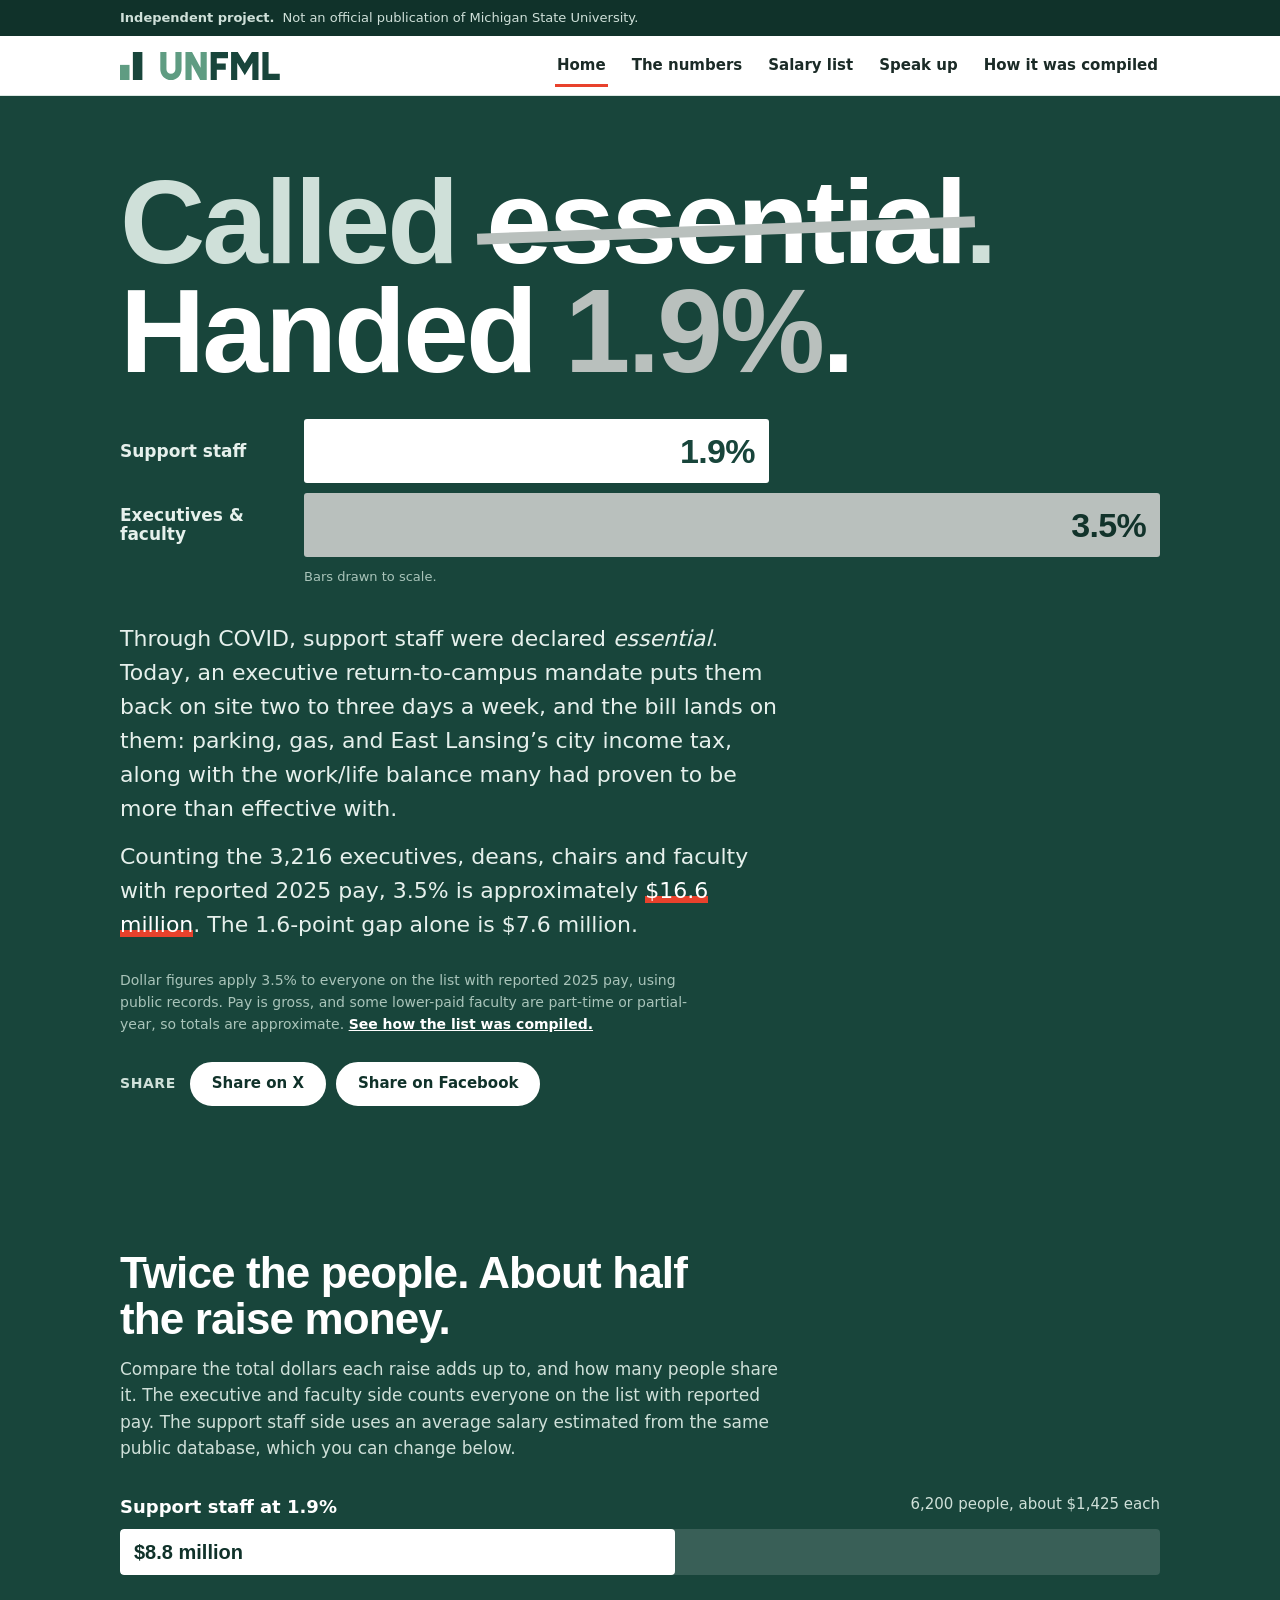
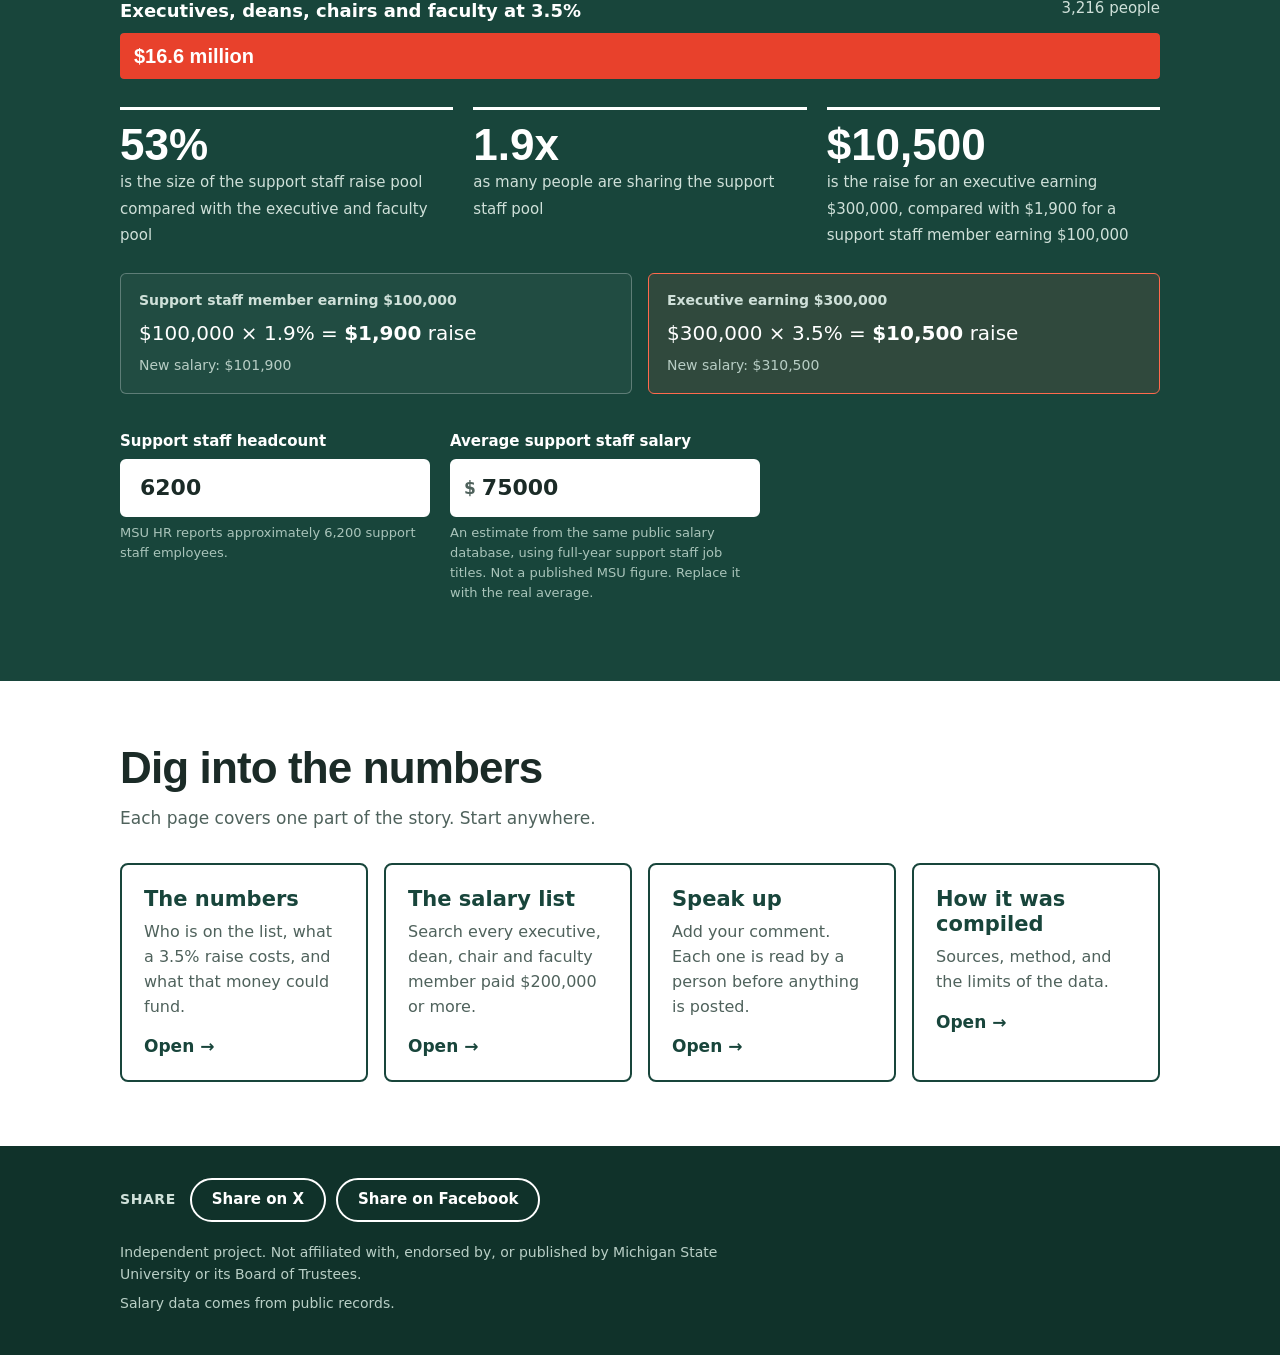
<file: index.html>
<!doctype html>
<html lang="en">
<head>
<meta charset="utf-8">
<meta name="viewport" content="width=device-width, initial-scale=1">
<title>UNFML MSU 2026</title>
<meta name="description" content="Support staff received a 1.9% raise while executives and faculty received 3.5%. Twice the people, about half the raise money.">
<meta property="og:type" content="website">
<meta property="og:title" content="Support staff got 1.9%. Executives got 3.5%.">
<meta property="og:description" content="Support staff received a 1.9% raise while executives and faculty received 3.5%. Twice the people, about half the raise money.">
<meta name="twitter:card" content="summary_large_image">
<meta name="twitter:title" content="Support staff got 1.9%. Executives got 3.5%.">
<meta name="twitter:description" content="Support staff received a 1.9% raise while executives and faculty received 3.5%. Twice the people, about half the raise money.">
<meta property="og:site_name" content="1.9% vs 3.5%">
<meta property="og:image" content="https://unfml.work/assets/og-image.png">
<meta property="og:image:width" content="1200">
<meta property="og:image:height" content="630">
<meta property="og:image:alt" content="1.9% vs 3.5%: twice the people, about half the raise money">
<meta name="twitter:image" content="https://unfml.work/assets/og-image.png">
<link rel="icon" type="image/svg+xml" href="assets/favicon.svg">
<link rel="icon" type="image/png" sizes="32x32" href="assets/favicon-32.png">
<link rel="apple-touch-icon" href="assets/apple-touch-icon.png">
<link rel="stylesheet" href="assets/style.css">
</head>
<body>

<div class="banner"><div class="wrap">
  <strong>Independent project.</strong>
  <span>Not an official publication of Michigan State University.</span>
</div></div>

<nav class="nav" aria-label="Site"><div class="wrap">
    <a class="brand" href="index.html" aria-label="UNFML, home"><img src="assets/unfml-logo.svg" alt="UNFML" width="162" height="28"></a>
    <a class="l" href="index.html" aria-current="page">Home</a>
    <a class="l" href="numbers.html">The numbers</a>
    <a class="l" href="salaries.html">Salary list</a>
    <a class="l" href="voices.html">Speak up</a>
    <a class="l" href="method.html">How it was compiled</a>
  </div></nav>

<header class="hero">
  <div class="wrap">
    <h1 class="stmt"><span class="l1">Called <s>essential</s>.</span><span class="l2">Handed <b>1.9%</b>.</span></h1>
    <div class="race" aria-label="Raise comparison, drawn to scale">
      <div class="rc-row rc-a"><div class="rc-who">Support staff</div><div class="rc-track"><div class="rc-bar">1.9%</div></div></div>
      <div class="rc-row rc-b"><div class="rc-who">Executives &amp; faculty</div><div class="rc-track"><div class="rc-bar">3.5%</div></div></div>
      <p class="note">Bars drawn to scale.</p>
    </div>
    <p>Through COVID, support staff were declared <i>essential</i>. Today, an executive return-to-campus mandate puts them back on site two to three days a week, and the bill lands on them: parking, gas, and East Lansing’s city income tax, along with the work/life balance many had proven to be more than effective with.</p>
    <p>Counting the <span id="heroN">3,216</span> executives, deans, chairs and faculty with reported 2025 pay, 3.5% is approximately <span class="cost" id="heroCost">$16.6 million</span>. The 1.6-point gap alone is <span id="heroGap">$7.6 million</span>.</p>
    <p class="scenario">Dollar figures apply 3.5% to everyone on the list with reported 2025 pay, using public records. Pay is gross, and some lower-paid faculty are part-time or partial-year, so totals are approximate. <a href="method.html">See how the list was compiled.</a></p>
    <div class="share" role="group" aria-label="Share this page"><span class="lbl">Share</span><a class="shx" href="https://x.com/intent/post" target="_blank" rel="noopener noreferrer">Share on X</a><a class="shfb" href="https://www.facebook.com/sharer/sharer.php" target="_blank" rel="noopener noreferrer">Share on Facebook</a></div>
  </div>
</header>

<section class="scale" id="scale" aria-labelledby="scH">
  <div class="wrap">
    <h2 id="scH">Twice the people. About half the raise money.</h2>
    <p class="lede">Compare the total dollars each raise adds up to, and how many people share it. The executive and faculty side counts everyone on the list with reported pay. The support staff side uses an average salary estimated from the same public database, which you can change below.</p>
    <div class="cmp">
      <div class="cmp-row">
        <div class="head"><b id="sName">Support staff at 1.9%</b><span id="sMeta"></span></div>
        <div class="cmp-track"><div class="cmp-bar s" id="sBar" style="width:0"></div></div>
      </div>
      <div class="cmp-row">
        <div class="head"><b>Executives, deans, chairs and faculty at 3.5%</b><span id="xMeta"></span></div>
        <div class="cmp-track"><div class="cmp-bar x" id="xBar" style="width:0"></div></div>
      </div>
    </div>
    <div class="verdict" aria-live="polite">
      <div class="v"><b id="vMoney">2.1x</b><span id="vMoneyT"></span></div>
      <div class="v"><b id="vPeople">24x</b><span id="vPeopleT"></span></div>
      <div class="v"><b id="vPer">11x</b><span id="vPerT"></span></div>
    </div>
    <div class="example" aria-label="Example of the same raise on two salaries">
      <div class="ex"><span class="who">Support staff member earning $100,000</span><span class="math">$100,000 &times; 1.9% = <b>$1,900</b> raise</span><span class="new">New salary: $101,900</span></div>
      <div class="ex hot"><span class="who">Executive earning $300,000</span><span class="math">$300,000 &times; 3.5% = <b>$10,500</b> raise</span><span class="new">New salary: $310,500</span></div>
    </div>
    <div class="scale-inputs">
      <div>
        <label for="sCount">Support staff headcount</label>
        <div class="inputrow"><input id="sCount" type="number" min="1" step="100" value="6200" inputmode="numeric"></div>
        <p class="hint">MSU HR reports approximately 6,200 support staff employees.</p>
      </div>
      <div>
        <label for="sAvg">Average support staff salary</label>
        <div class="inputrow"><span>$</span><input id="sAvg" type="number" min="1" step="1000" value="75000" inputmode="numeric"></div>
        <p class="hint">An estimate from the same public salary database, using full-year support staff job titles. Not a published MSU figure. Replace it with the real average.</p>
      </div>
    </div>
  </div>
</section>

<section class="explore" aria-labelledby="exH">
  <div class="wrap">
    <h2 id="exH">Dig into the numbers</h2>
    <p class="lede">Each page covers one part of the story. Start anywhere.</p>
    <div class="cards">
      <a class="card" href="numbers.html"><b>The numbers</b><span>Who is on the list, what a 3.5% raise costs, and what that money could fund.</span><em>Open &rarr;</em></a>
      <a class="card" href="salaries.html"><b>The salary list</b><span>Search every executive, dean, chair and faculty member paid $200,000 or more.</span><em>Open &rarr;</em></a>
      <a class="card" href="voices.html"><b>Speak up</b><span>Add your comment. Each one is read by a person before anything is posted.</span><em>Open &rarr;</em></a>
      <a class="card" href="method.html"><b>How it was compiled</b><span>Sources, method, and the limits of the data.</span><em>Open &rarr;</em></a>
    </div>
  </div>
</section>

<footer>
  <div class="wrap">
    <div class="share" role="group" aria-label="Share this page"><span class="lbl">Share</span><a class="shx" href="https://x.com/intent/post" target="_blank" rel="noopener noreferrer">Share on X</a><a class="shfb" href="https://www.facebook.com/sharer/sharer.php" target="_blank" rel="noopener noreferrer">Share on Facebook</a></div>
    <p>Independent project. Not affiliated with, endorsed by, or published by Michigan State University or its Board of Trustees.</p>
    <p>Salary data comes from public records.</p>
  </div>
</footer>

<script src="assets/data.js"></script>
<script src="assets/share.js"></script>
<script src="assets/home.js"></script>
</body>
</html>
</file>
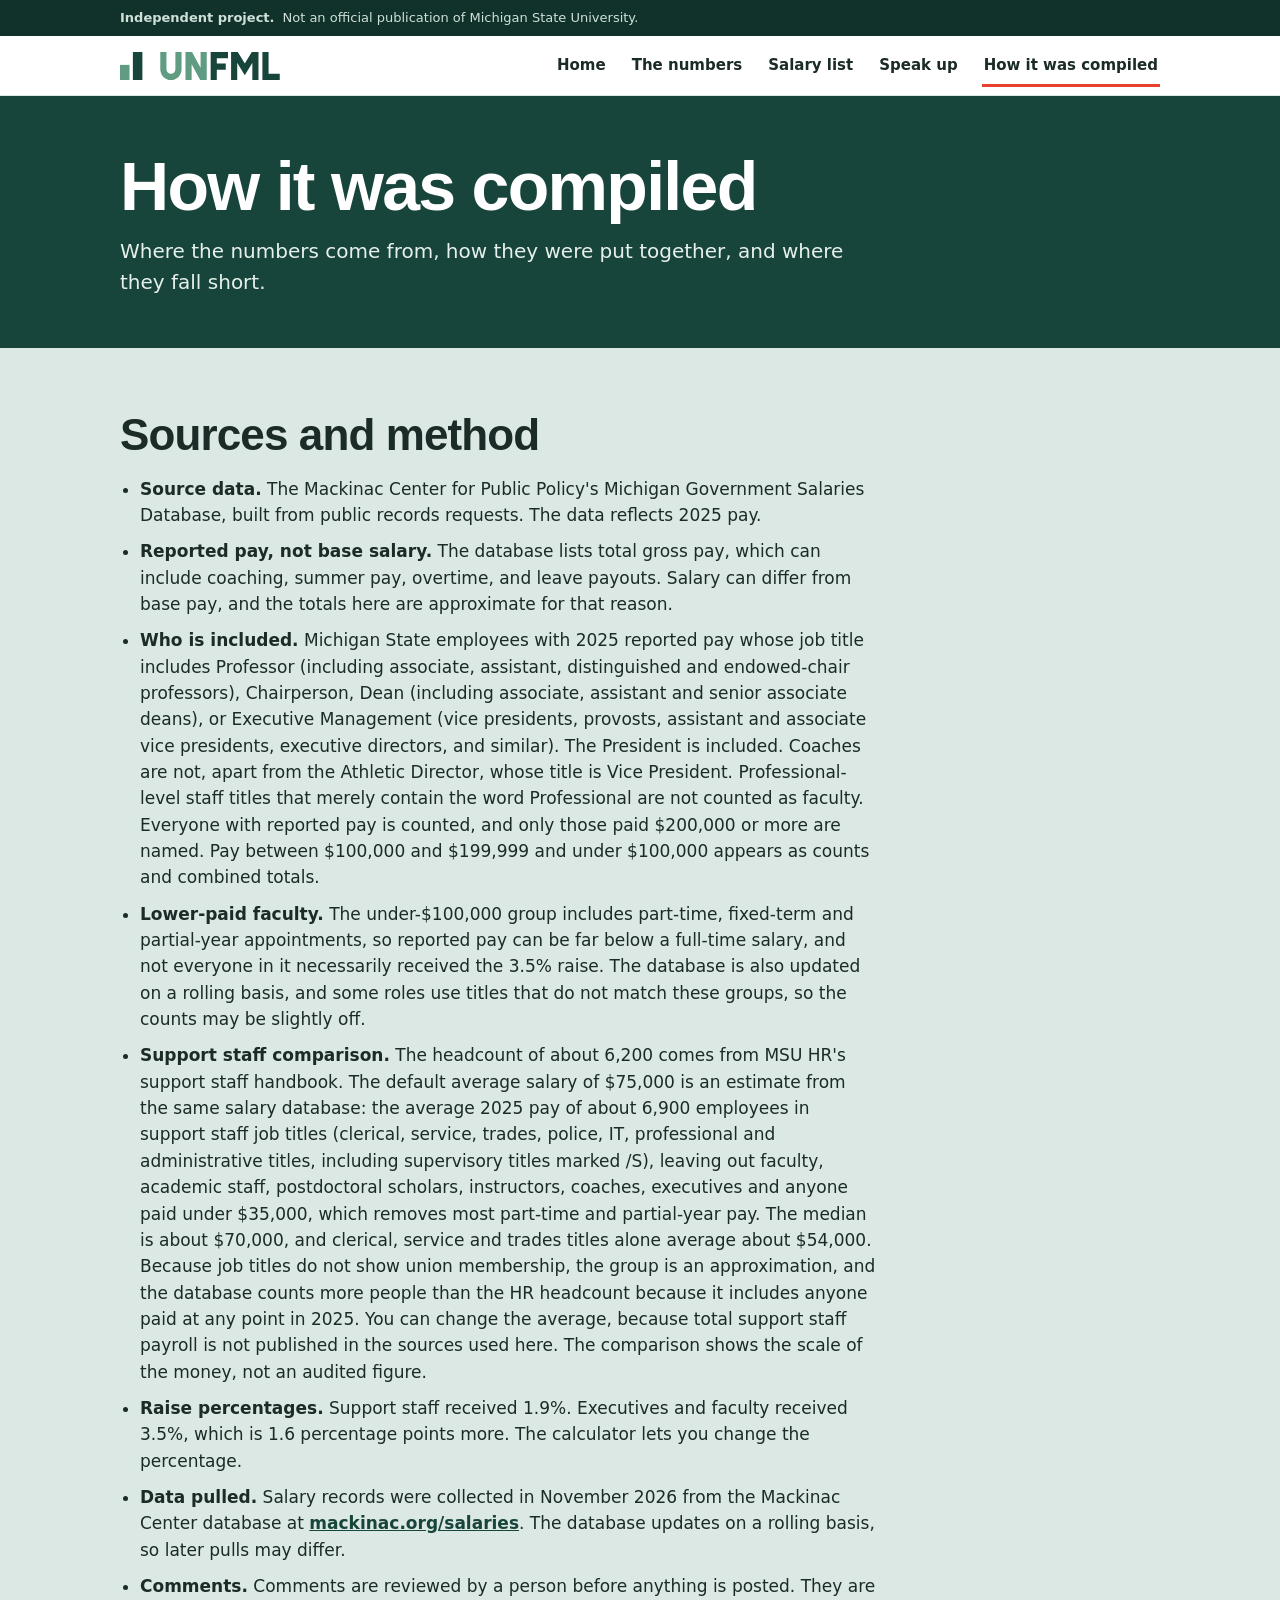
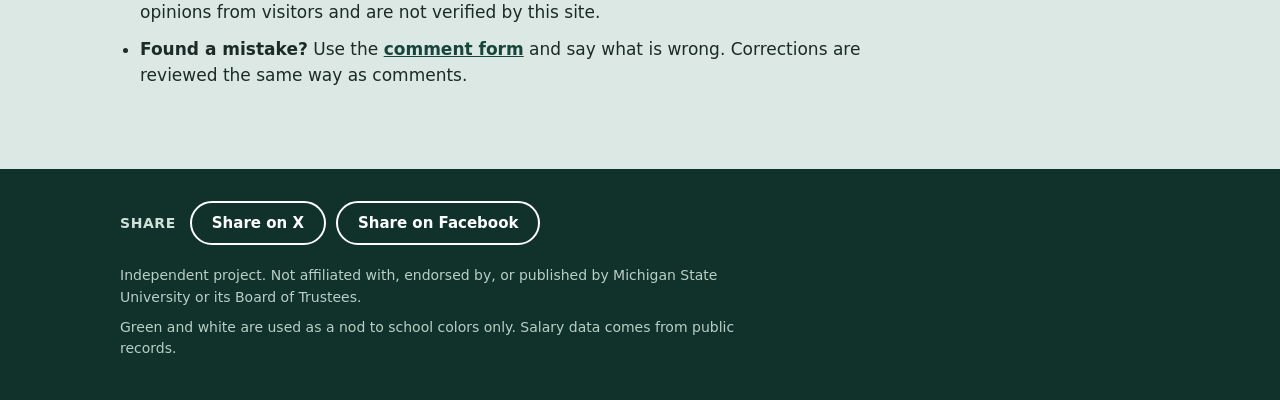
<file: method.html>
<!doctype html>
<html lang="en">
<head>
<meta charset="utf-8">
<meta name="viewport" content="width=device-width, initial-scale=1">
<title>How It Was Compiled: MSU Raises</title>
<meta name="description" content="Sources, method and limits of the data behind the MSU raise comparison.">
<meta property="og:type" content="website">
<meta property="og:title" content="How It Was Compiled: MSU Raises">
<meta property="og:description" content="Sources, method and limits of the data behind the MSU raise comparison.">
<meta name="twitter:card" content="summary_large_image">
<meta name="twitter:title" content="How It Was Compiled: MSU Raises">
<meta name="twitter:description" content="Sources, method and limits of the data behind the MSU raise comparison.">
<meta property="og:site_name" content="1.9% vs 3.5%">
<meta property="og:image" content="https://unfml.work/assets/og-image.png">
<meta property="og:image:width" content="1200">
<meta property="og:image:height" content="630">
<meta property="og:image:alt" content="1.9% vs 3.5%: twice the people, about half the raise money">
<meta name="twitter:image" content="https://unfml.work/assets/og-image.png">
<link rel="icon" type="image/svg+xml" href="assets/favicon.svg">
<link rel="icon" type="image/png" sizes="32x32" href="assets/favicon-32.png">
<link rel="apple-touch-icon" href="assets/apple-touch-icon.png">
<link rel="stylesheet" href="assets/style.css">
</head>
<body>

<div class="banner"><div class="wrap">
  <strong>Independent project.</strong>
  <span>Not an official publication of Michigan State University.</span>
</div></div>

<nav class="nav" aria-label="Site"><div class="wrap">
    <a class="brand" href="index.html" aria-label="UNFML, home"><img src="assets/unfml-logo.svg" alt="UNFML" width="162" height="28"></a>
    <a class="l" href="index.html">Home</a>
    <a class="l" href="numbers.html">The numbers</a>
    <a class="l" href="salaries.html">Salary list</a>
    <a class="l" href="voices.html">Speak up</a>
    <a class="l" href="method.html" aria-current="page">How it was compiled</a>
  </div></nav>

<header class="pagehead"><div class="wrap">
  <h1>How it was compiled</h1>
  <p>Where the numbers come from, how they were put together, and where they fall short.</p>
</div></header>

<section class="method" aria-labelledby="mH">
  <div class="wrap">
    <h2 id="mH">Sources and method</h2>
    <ul>
      <li><strong>Source data.</strong> The Mackinac Center for Public Policy's Michigan Government Salaries Database, built from public records requests. The data reflects 2025 pay.</li>
      <li><strong>Reported pay, not base salary.</strong> The database lists total gross pay, which can include coaching, summer pay, overtime, and leave payouts. Salary can differ from base pay, and the totals here are approximate for that reason.</li>
      <li><strong>Who is included.</strong> Michigan State employees with 2025 reported pay whose job title includes Professor (including associate, assistant, distinguished and endowed-chair professors), Chairperson, Dean (including associate, assistant and senior associate deans), or Executive Management (vice presidents, provosts, assistant and associate vice presidents, executive directors, and similar). The President is included. Coaches are not, apart from the Athletic Director, whose title is Vice President. Professional-level staff titles that merely contain the word Professional are not counted as faculty. Everyone with reported pay is counted, and only those paid $200,000 or more are named. Pay between $100,000 and $199,999 and under $100,000 appears as counts and combined totals.</li>
      <li><strong>Lower-paid faculty.</strong> The under-$100,000 group includes part-time, fixed-term and partial-year appointments, so reported pay can be far below a full-time salary, and not everyone in it necessarily received the 3.5% raise. The database is also updated on a rolling basis, and some roles use titles that do not match these groups, so the counts may be slightly off.</li>
      <li><strong>Support staff comparison.</strong> The headcount of about 6,200 comes from MSU HR's support staff handbook. The default average salary of $75,000 is an estimate from the same salary database: the average 2025 pay of about 6,900 employees in support staff job titles (clerical, service, trades, police, IT, professional and administrative titles, including supervisory titles marked /S), leaving out faculty, academic staff, postdoctoral scholars, instructors, coaches, executives and anyone paid under $35,000, which removes most part-time and partial-year pay. The median is about $70,000, and clerical, service and trades titles alone average about $54,000. Because job titles do not show union membership, the group is an approximation, and the database counts more people than the HR headcount because it includes anyone paid at any point in 2025. You can change the average, because total support staff payroll is not published in the sources used here. The comparison shows the scale of the money, not an audited figure.</li>
      <li><strong>Raise percentages.</strong> Support staff received 1.9%. Executives and faculty received 3.5%, which is 1.6 percentage points more. The calculator lets you change the percentage.</li>
    
      <li><strong>Data pulled.</strong> Salary records were collected in November 2026 from the Mackinac Center database at <a href="https://www.mackinac.org/salaries" rel="noopener noreferrer">mackinac.org/salaries</a>. The database updates on a rolling basis, so later pulls may differ.</li>
      <li><strong>Comments.</strong> Comments are reviewed by a person before anything is posted. They are opinions from visitors and are not verified by this site.</li>
      <li><strong>Found a mistake?</strong> Use the <a href="voices.html">comment form</a> and say what is wrong. Corrections are reviewed the same way as comments.</li>
    </ul>
  </div>
</section>

<footer>
  <div class="wrap">
    <div class="share" role="group" aria-label="Share this page"><span class="lbl">Share</span><a class="shx" href="https://x.com/intent/post" target="_blank" rel="noopener noreferrer">Share on X</a><a class="shfb" href="https://www.facebook.com/sharer/sharer.php" target="_blank" rel="noopener noreferrer">Share on Facebook</a></div>
    <p>Independent project. Not affiliated with, endorsed by, or published by Michigan State University or its Board of Trustees.</p>
    <p>Green and white are used as a nod to school colors only. Salary data comes from public records.</p>
  </div>
</footer>

<script src="assets/share.js"></script>
</body>
</html>
</file>
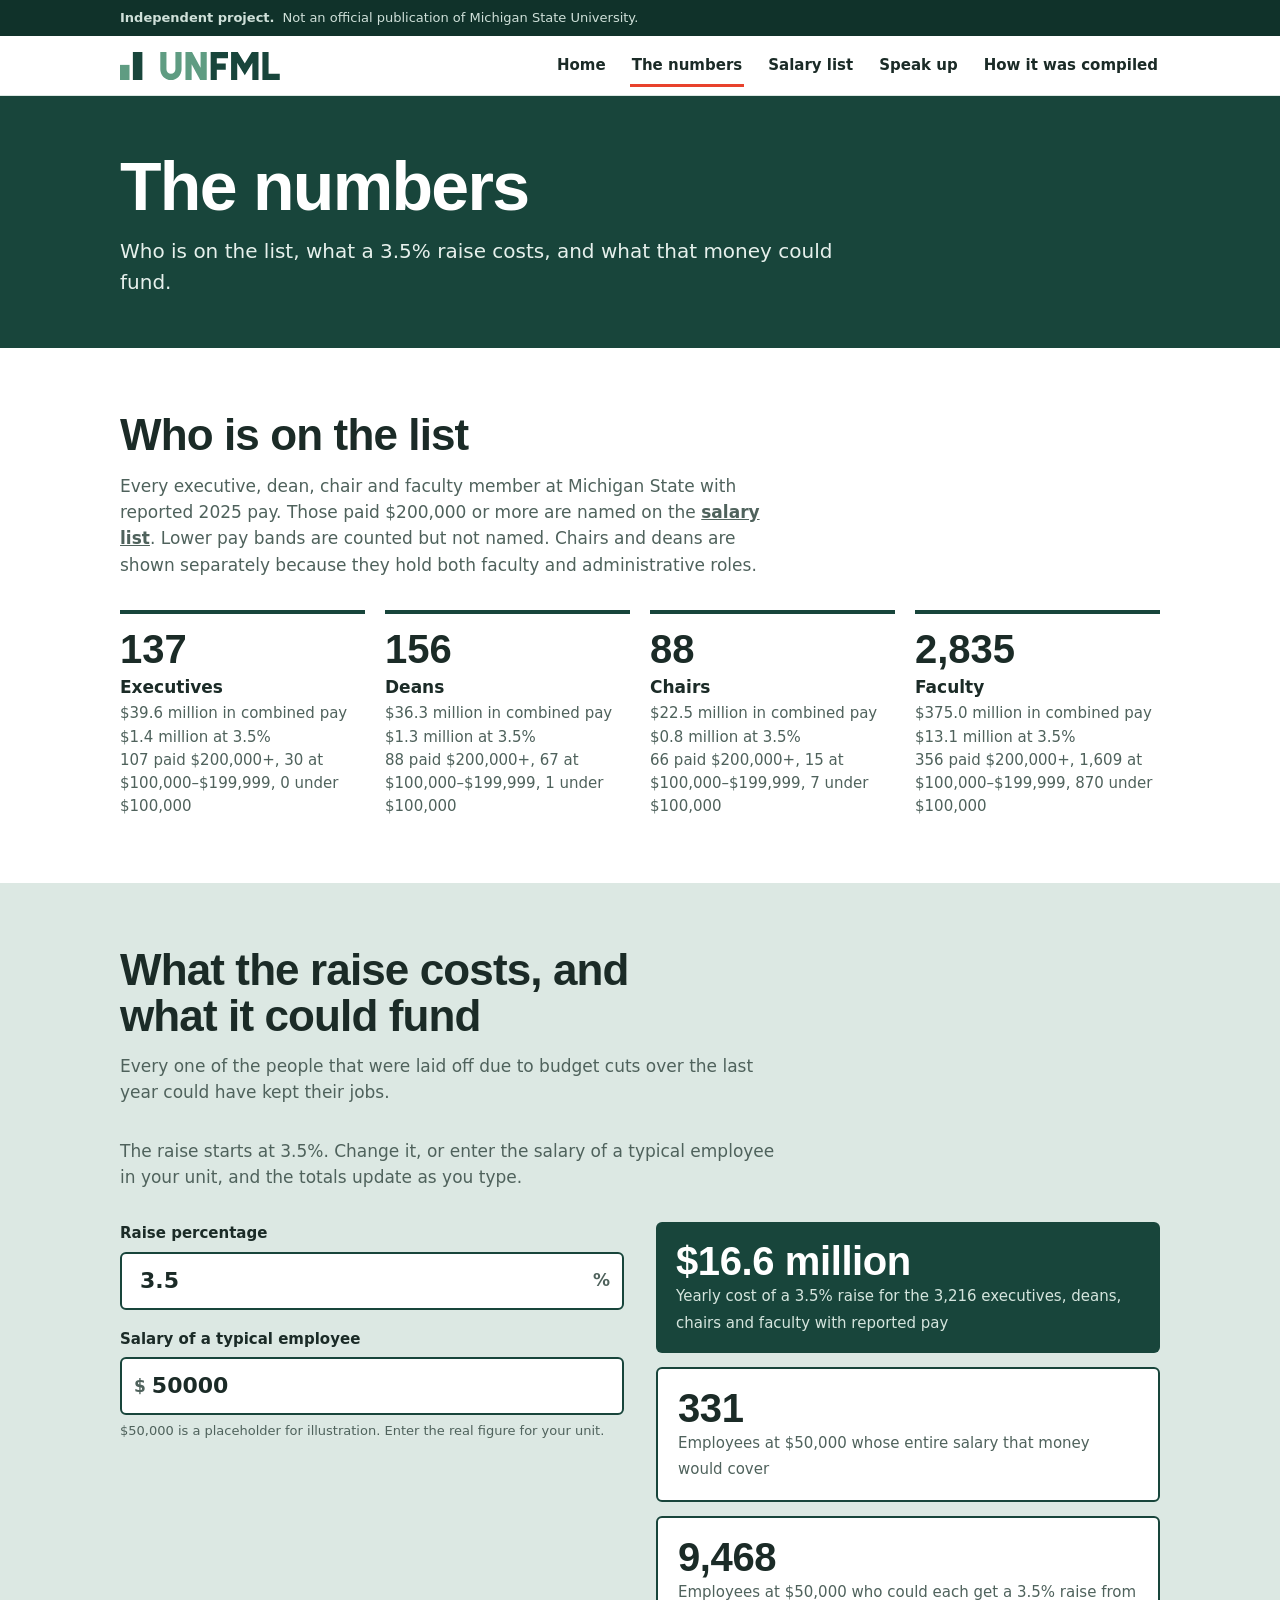
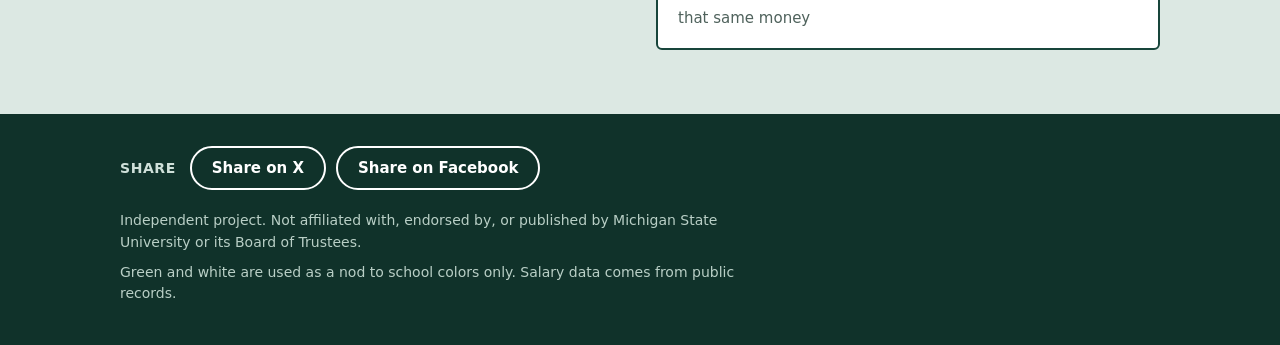
<file: numbers.html>
<!doctype html>
<html lang="en">
<head>
<meta charset="utf-8">
<meta name="viewport" content="width=device-width, initial-scale=1">
<title>The Numbers: MSU Raises</title>
<meta name="description" content="Who is on the list of MSU executives, deans, chairs and faculty, and what a 3.5% raise costs compared with 1.9%.">
<meta property="og:type" content="website">
<meta property="og:title" content="The Numbers: MSU Raises">
<meta property="og:description" content="Who is on the list of MSU executives, deans, chairs and faculty, and what a 3.5% raise costs compared with 1.9%.">
<meta name="twitter:card" content="summary_large_image">
<meta name="twitter:title" content="The Numbers: MSU Raises">
<meta name="twitter:description" content="Who is on the list of MSU executives, deans, chairs and faculty, and what a 3.5% raise costs compared with 1.9%.">
<meta property="og:site_name" content="1.9% vs 3.5%">
<meta property="og:image" content="https://unfml.work/assets/og-image.png">
<meta property="og:image:width" content="1200">
<meta property="og:image:height" content="630">
<meta property="og:image:alt" content="1.9% vs 3.5%: twice the people, about half the raise money">
<meta name="twitter:image" content="https://unfml.work/assets/og-image.png">
<link rel="icon" type="image/svg+xml" href="assets/favicon.svg">
<link rel="icon" type="image/png" sizes="32x32" href="assets/favicon-32.png">
<link rel="apple-touch-icon" href="assets/apple-touch-icon.png">
<link rel="stylesheet" href="assets/style.css">
</head>
<body>

<div class="banner"><div class="wrap">
  <strong>Independent project.</strong>
  <span>Not an official publication of Michigan State University.</span>
</div></div>

<nav class="nav" aria-label="Site"><div class="wrap">
    <a class="brand" href="index.html" aria-label="UNFML, home"><img src="assets/unfml-logo.svg" alt="UNFML" width="162" height="28"></a>
    <a class="l" href="index.html">Home</a>
    <a class="l" href="numbers.html" aria-current="page">The numbers</a>
    <a class="l" href="salaries.html">Salary list</a>
    <a class="l" href="voices.html">Speak up</a>
    <a class="l" href="method.html">How it was compiled</a>
  </div></nav>

<header class="pagehead"><div class="wrap">
  <h1>The numbers</h1>
  <p>Who is on the list, what a 3.5% raise costs, and what that money could fund.</p>
</div></header>
<section aria-labelledby="gH">
  <div class="wrap">
    <h2 id="gH">Who is on the list</h2>
    <p class="lede">Every executive, dean, chair and faculty member at Michigan State with reported 2025 pay. Those paid $200,000 or more are named on the <a href="salaries.html">salary list</a>. Lower pay bands are counted but not named. Chairs and deans are shown separately because they hold both faculty and administrative roles.</p>
    <div class="groups" id="groups"></div>
  </div>
</section>

<section class="calc" id="calc" aria-labelledby="calcH">
  <div class="wrap">
    <h2 id="calcH">What the raise costs, and what it could fund</h2>
    <p class="lede">Every one of the people that were laid off due to budget cuts over the last year could have kept their jobs.</p>
    <p class="lede">The raise starts at 3.5%. Change it, or enter the salary of a typical employee in your unit, and the totals update as you type.</p>    
    <div class="calc-grid">
      <div class="fields">
        <div>
          <label for="pct">Raise percentage</label>
          <div class="inputrow"><input id="pct" type="number" min="0" max="20" step="0.1" value="3.5" inputmode="decimal"><span>%</span></div>
        </div>
        <div>
          <label for="sal">Salary of a typical employee</label>
          <div class="inputrow"><span>$</span><input id="sal" type="number" min="1" step="1000" value="50000" inputmode="numeric"></div>
          <p class="hint">$50,000 is a placeholder for illustration. Enter the real figure for your unit.</p>
        </div>
      </div>
      <div class="results" aria-live="polite">
        <div class="result"><b id="rPool">$2.8 million</b><span id="rPoolT"></span></div>
        <div class="result alt"><b id="rFull">55</b><span id="rFullT"></span></div>
        <div class="result alt"><b id="rRaises">1,594</b><span id="rRaisesT"></span></div>
      </div>
    </div>
  </div>
</section>

<footer>
  <div class="wrap">
    <div class="share" role="group" aria-label="Share this page"><span class="lbl">Share</span><a class="shx" href="https://x.com/intent/post" target="_blank" rel="noopener noreferrer">Share on X</a><a class="shfb" href="https://www.facebook.com/sharer/sharer.php" target="_blank" rel="noopener noreferrer">Share on Facebook</a></div>
    <p>Independent project. Not affiliated with, endorsed by, or published by Michigan State University or its Board of Trustees.</p>
    <p>Green and white are used as a nod to school colors only. Salary data comes from public records.</p>
  </div>
</footer>

<script src="assets/data.js"></script>
<script src="assets/share.js"></script>
<script src="assets/numbers.js"></script>
</body>
</html>
</file>
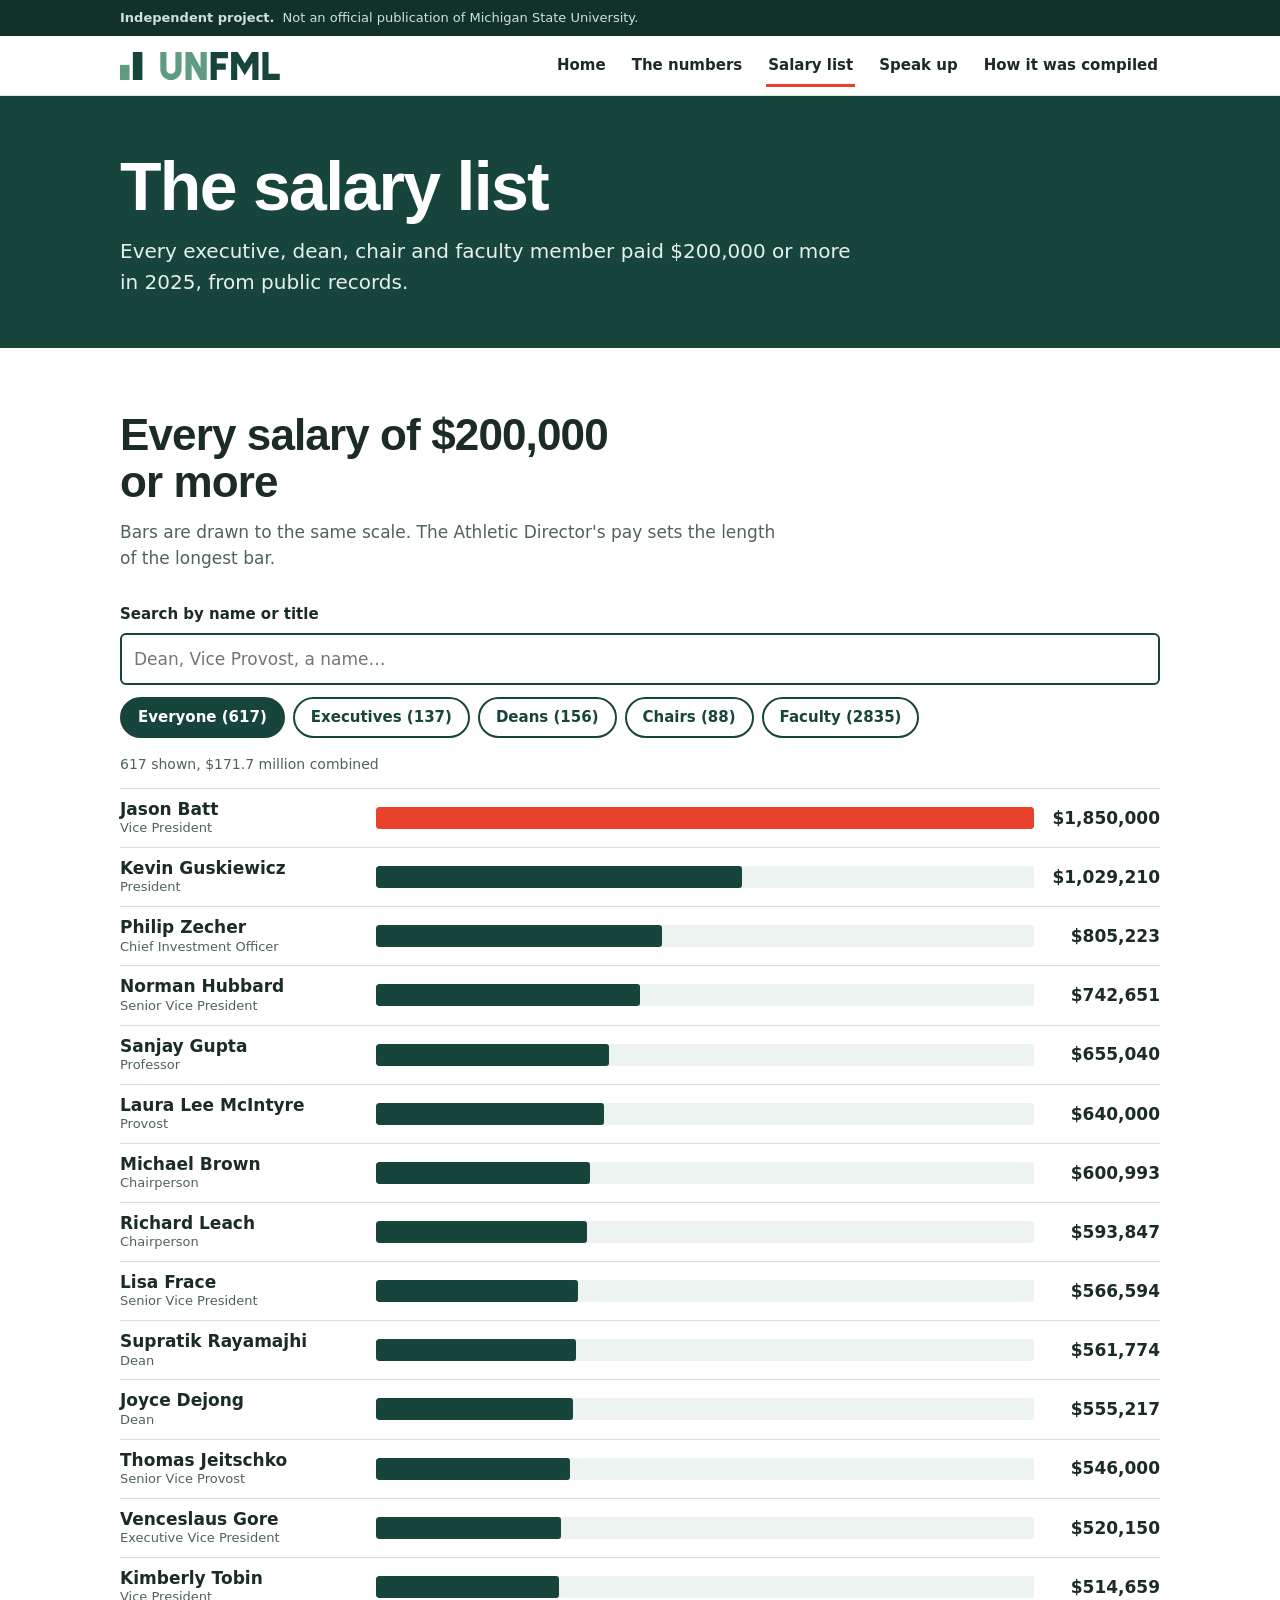
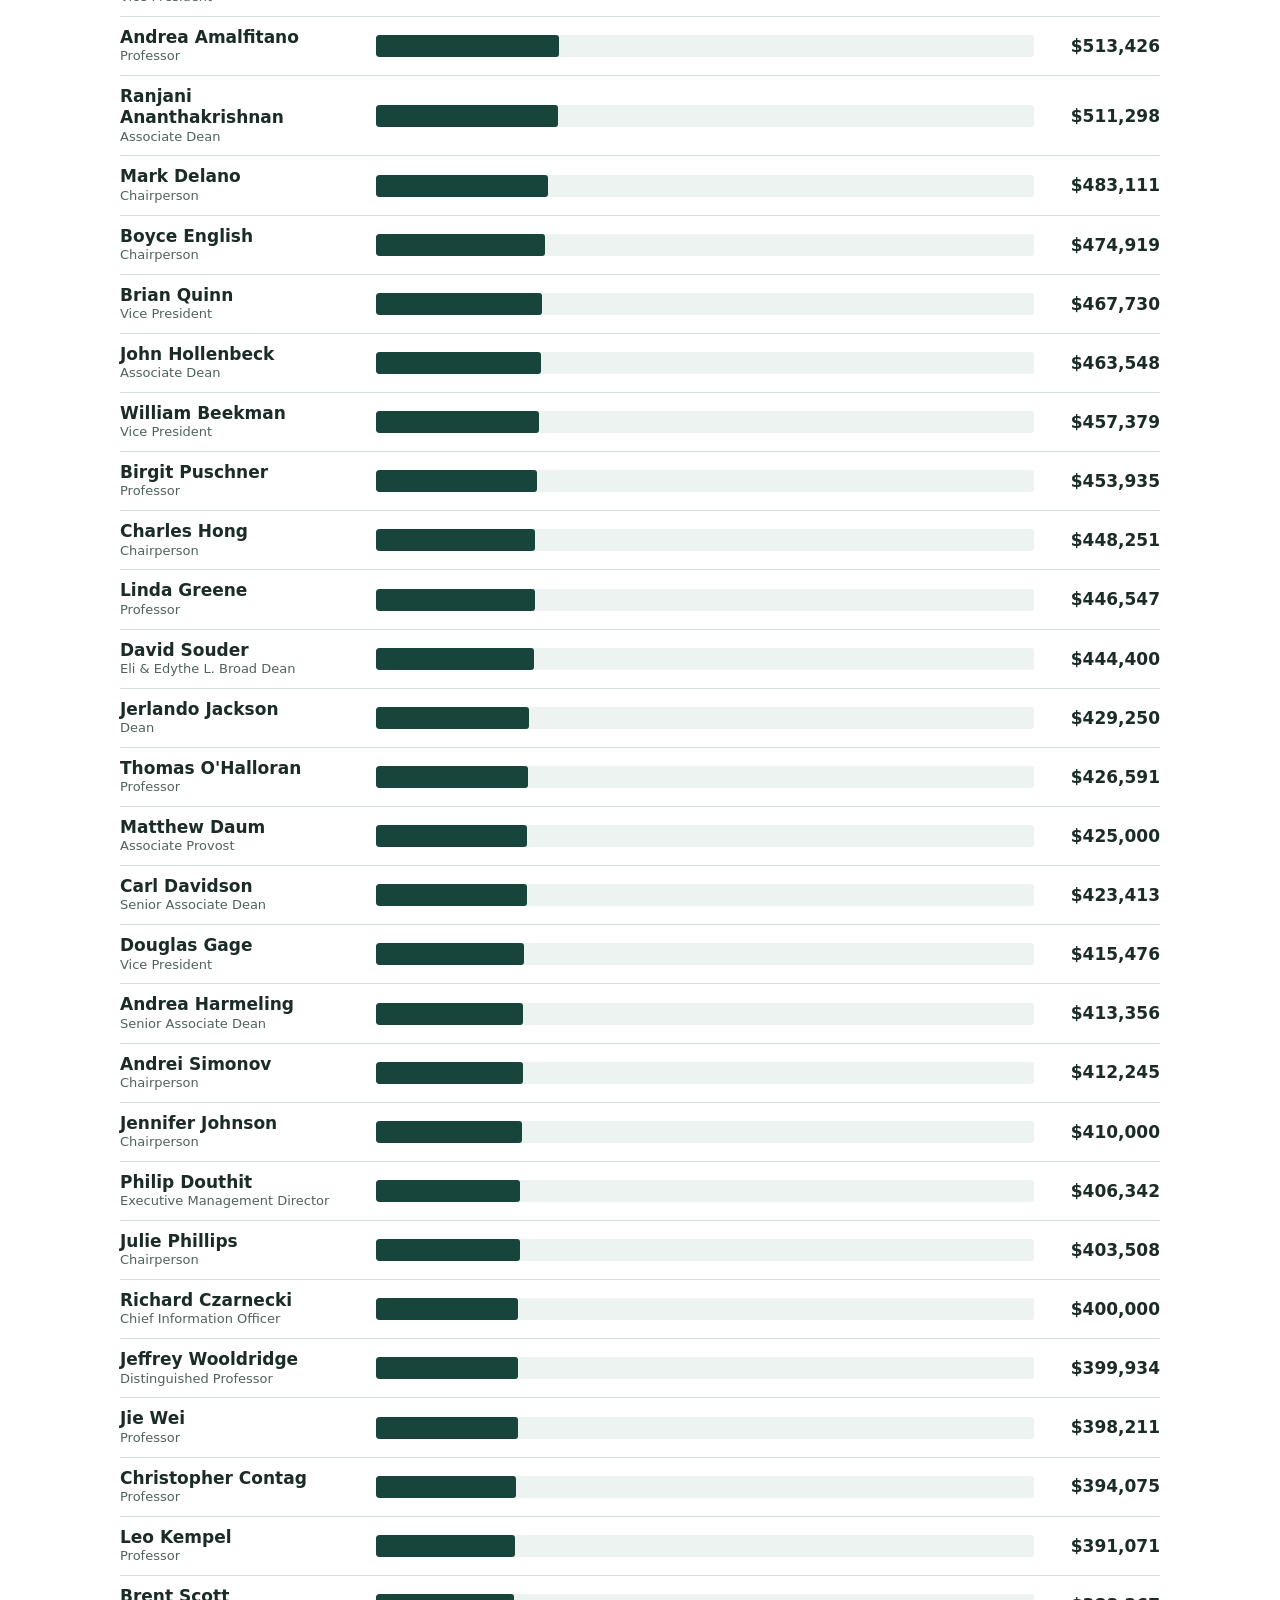
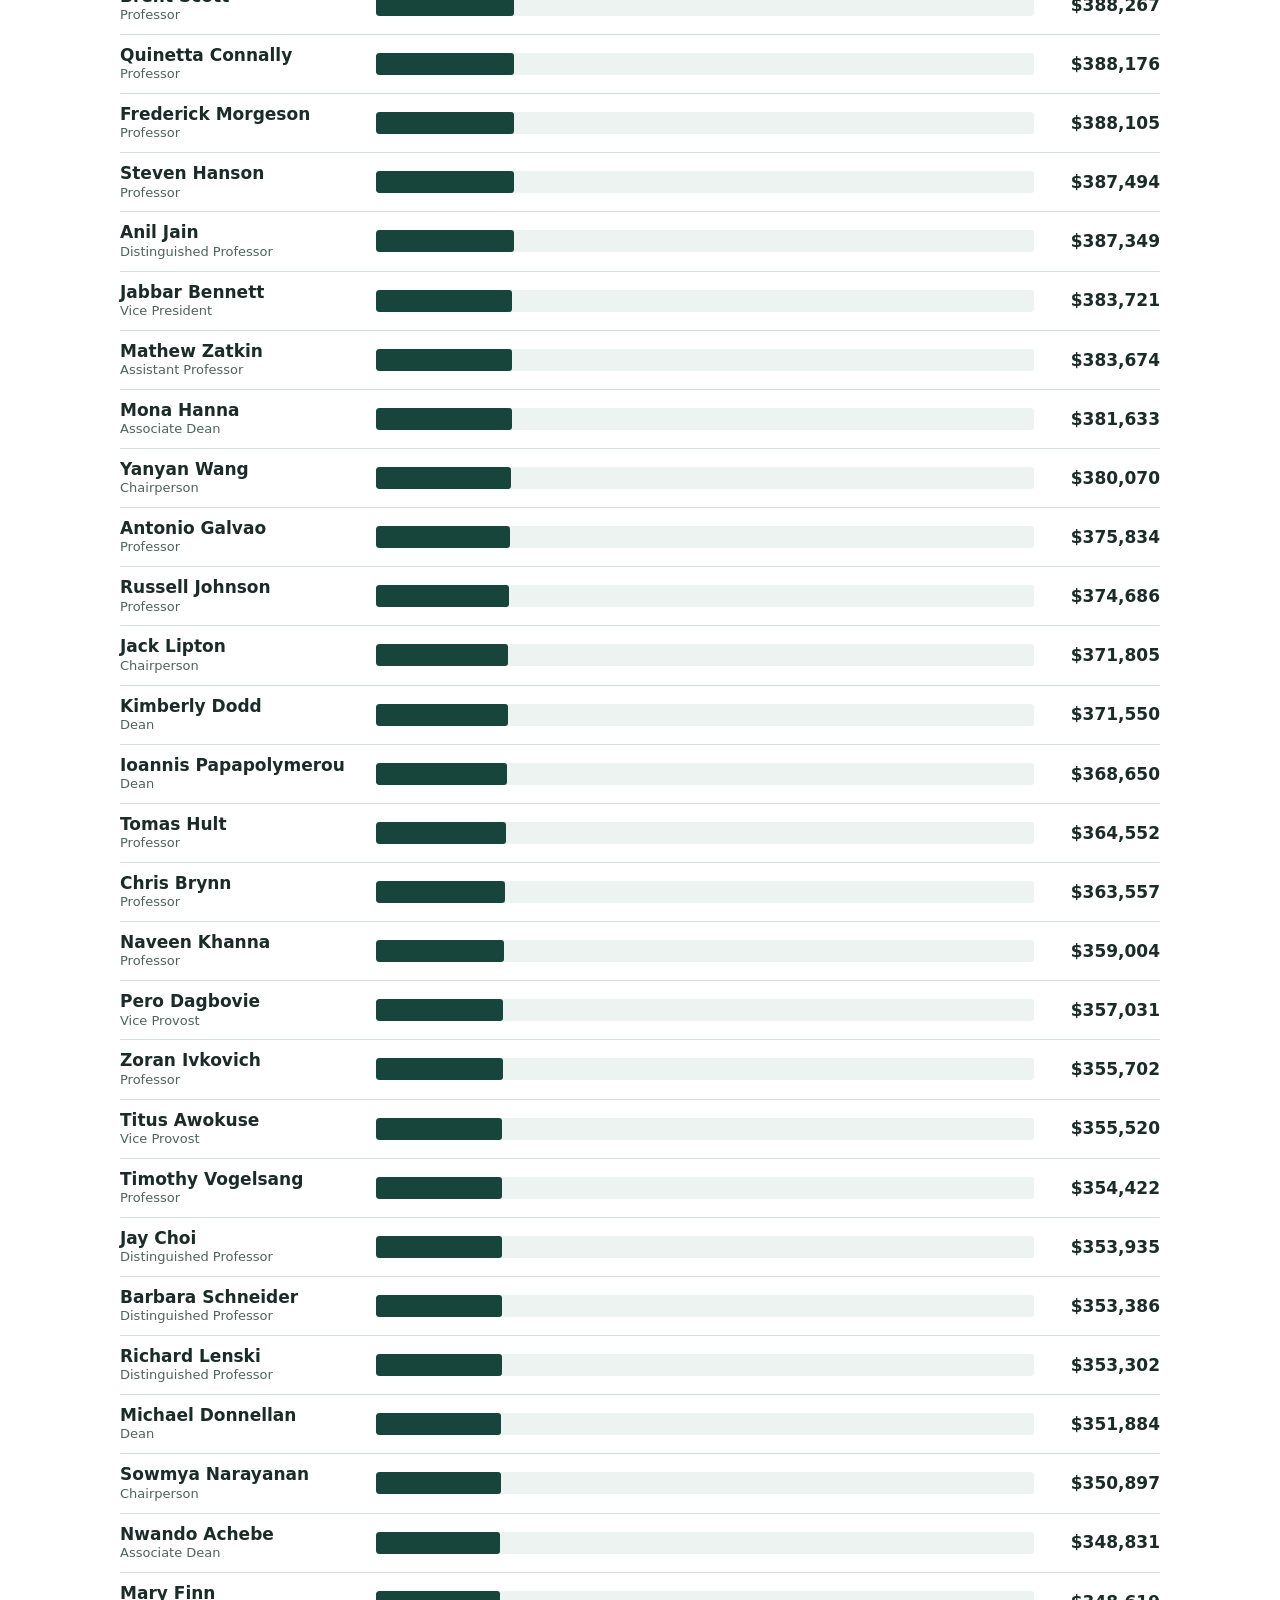
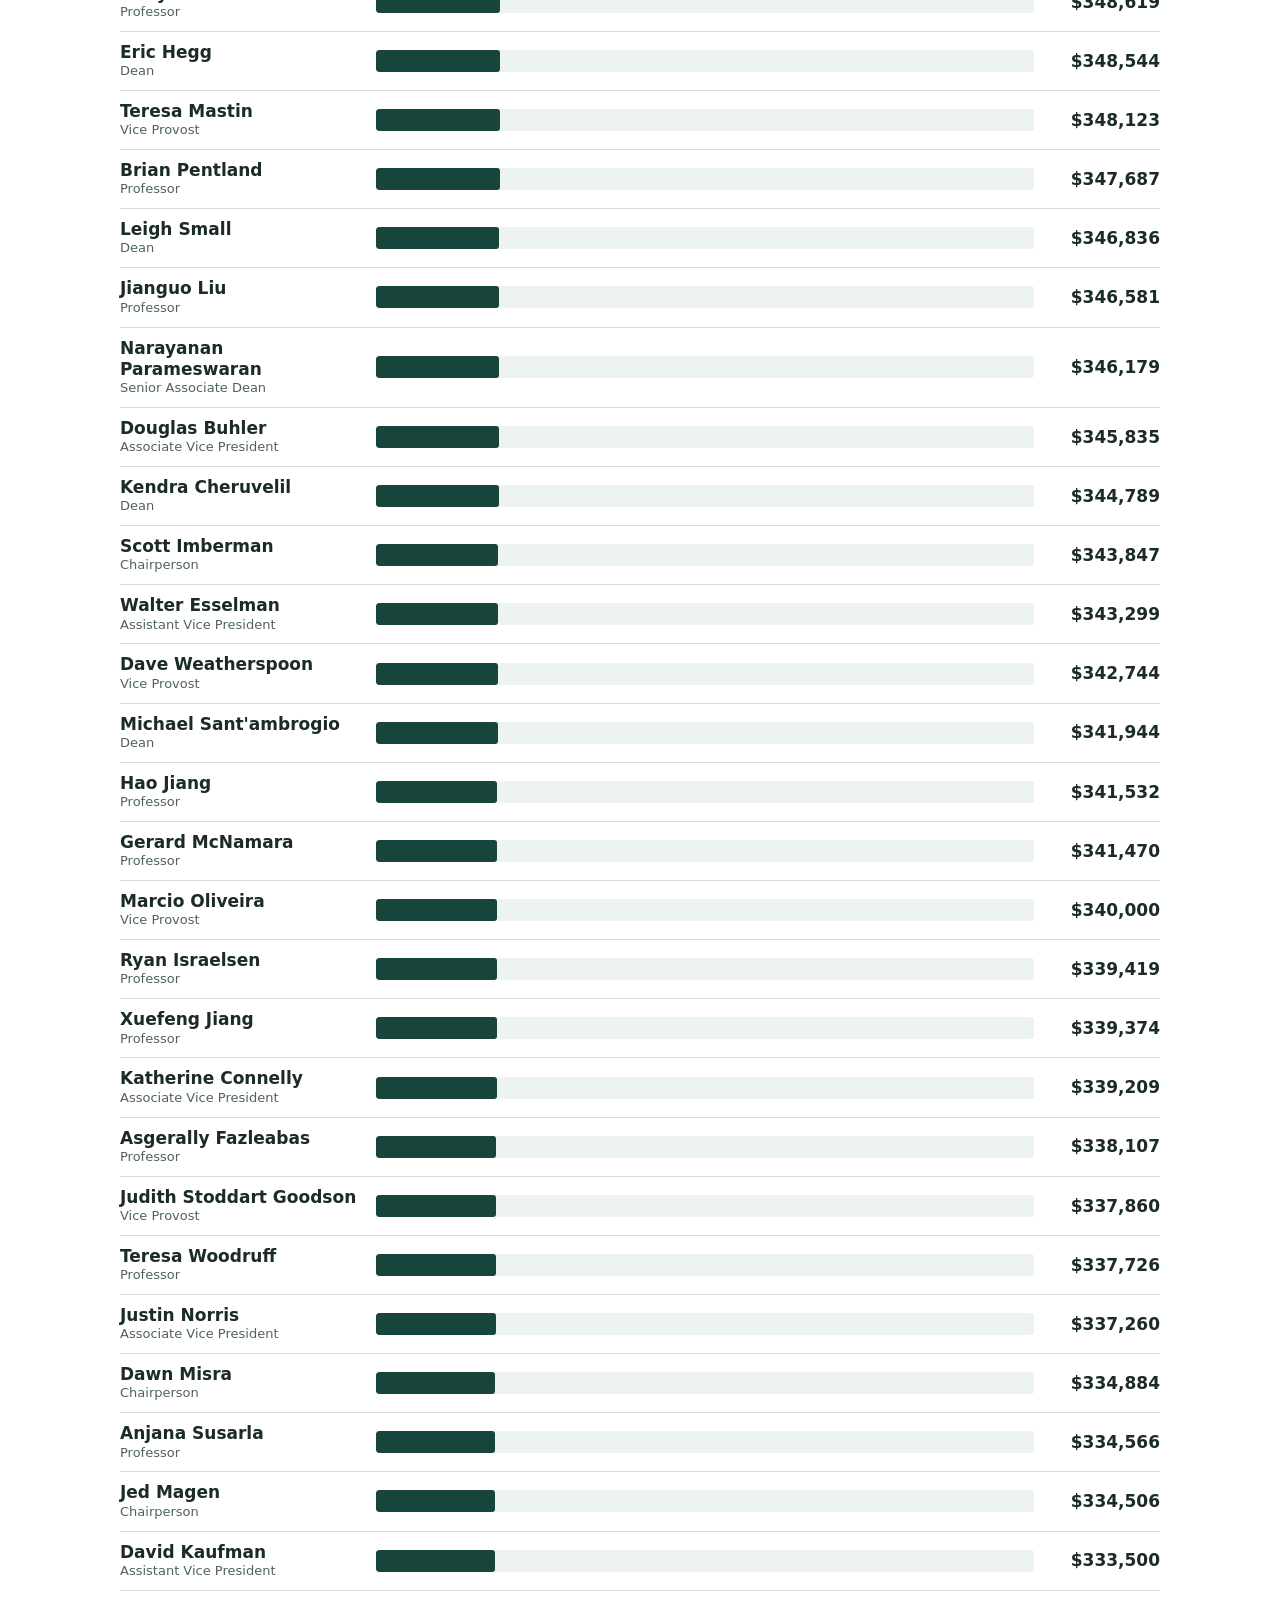
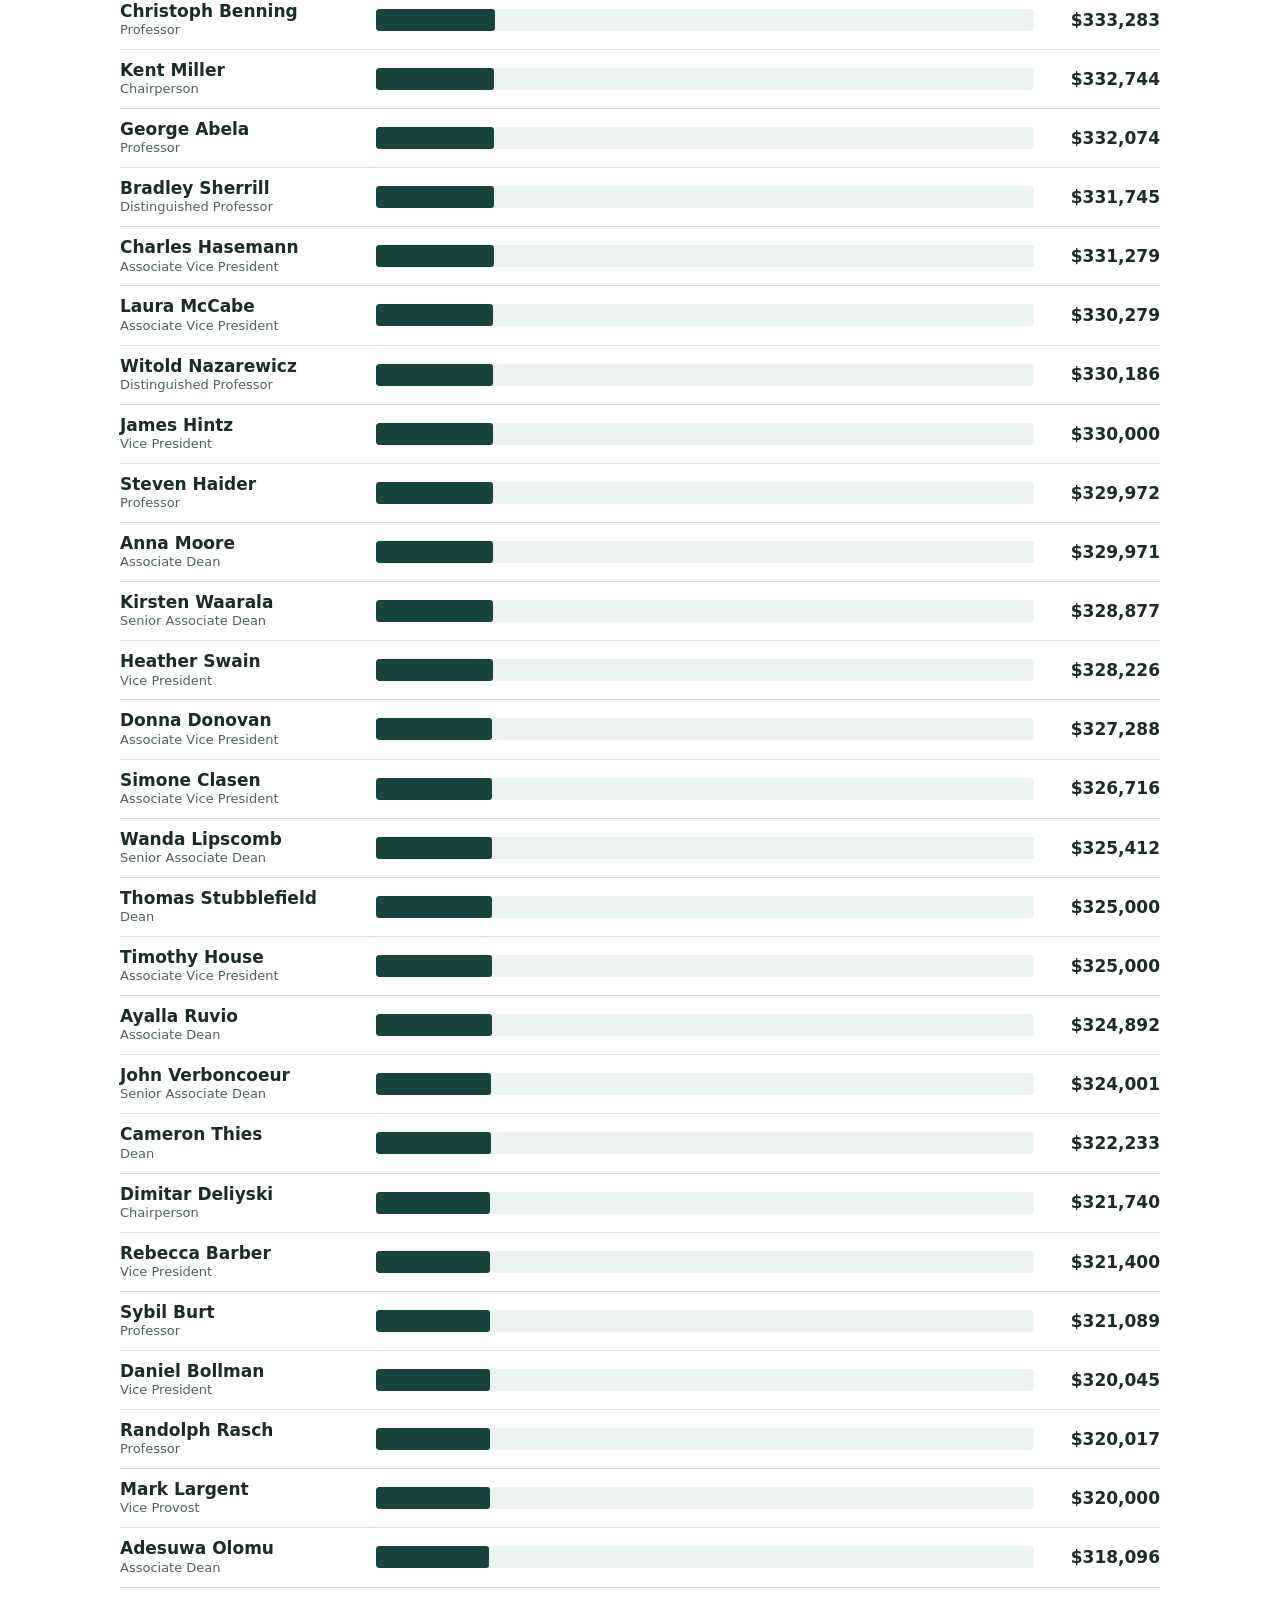
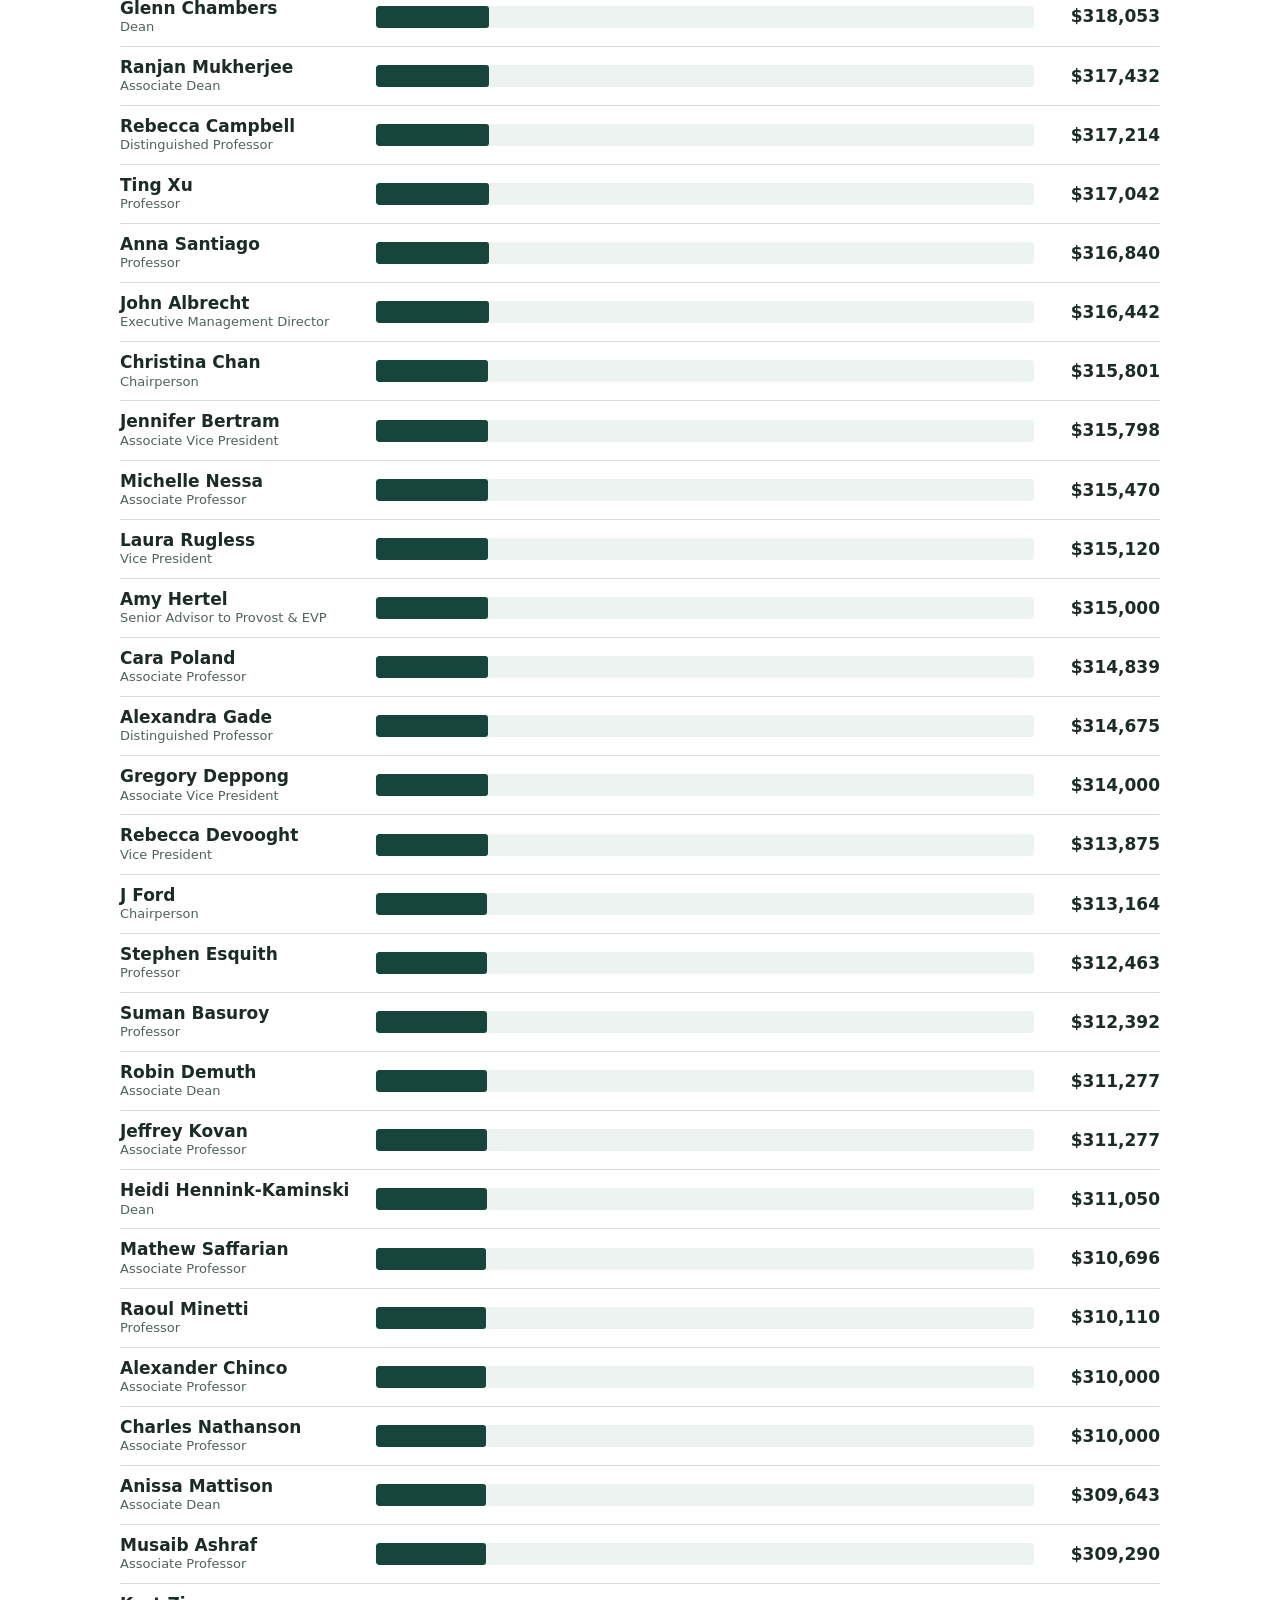
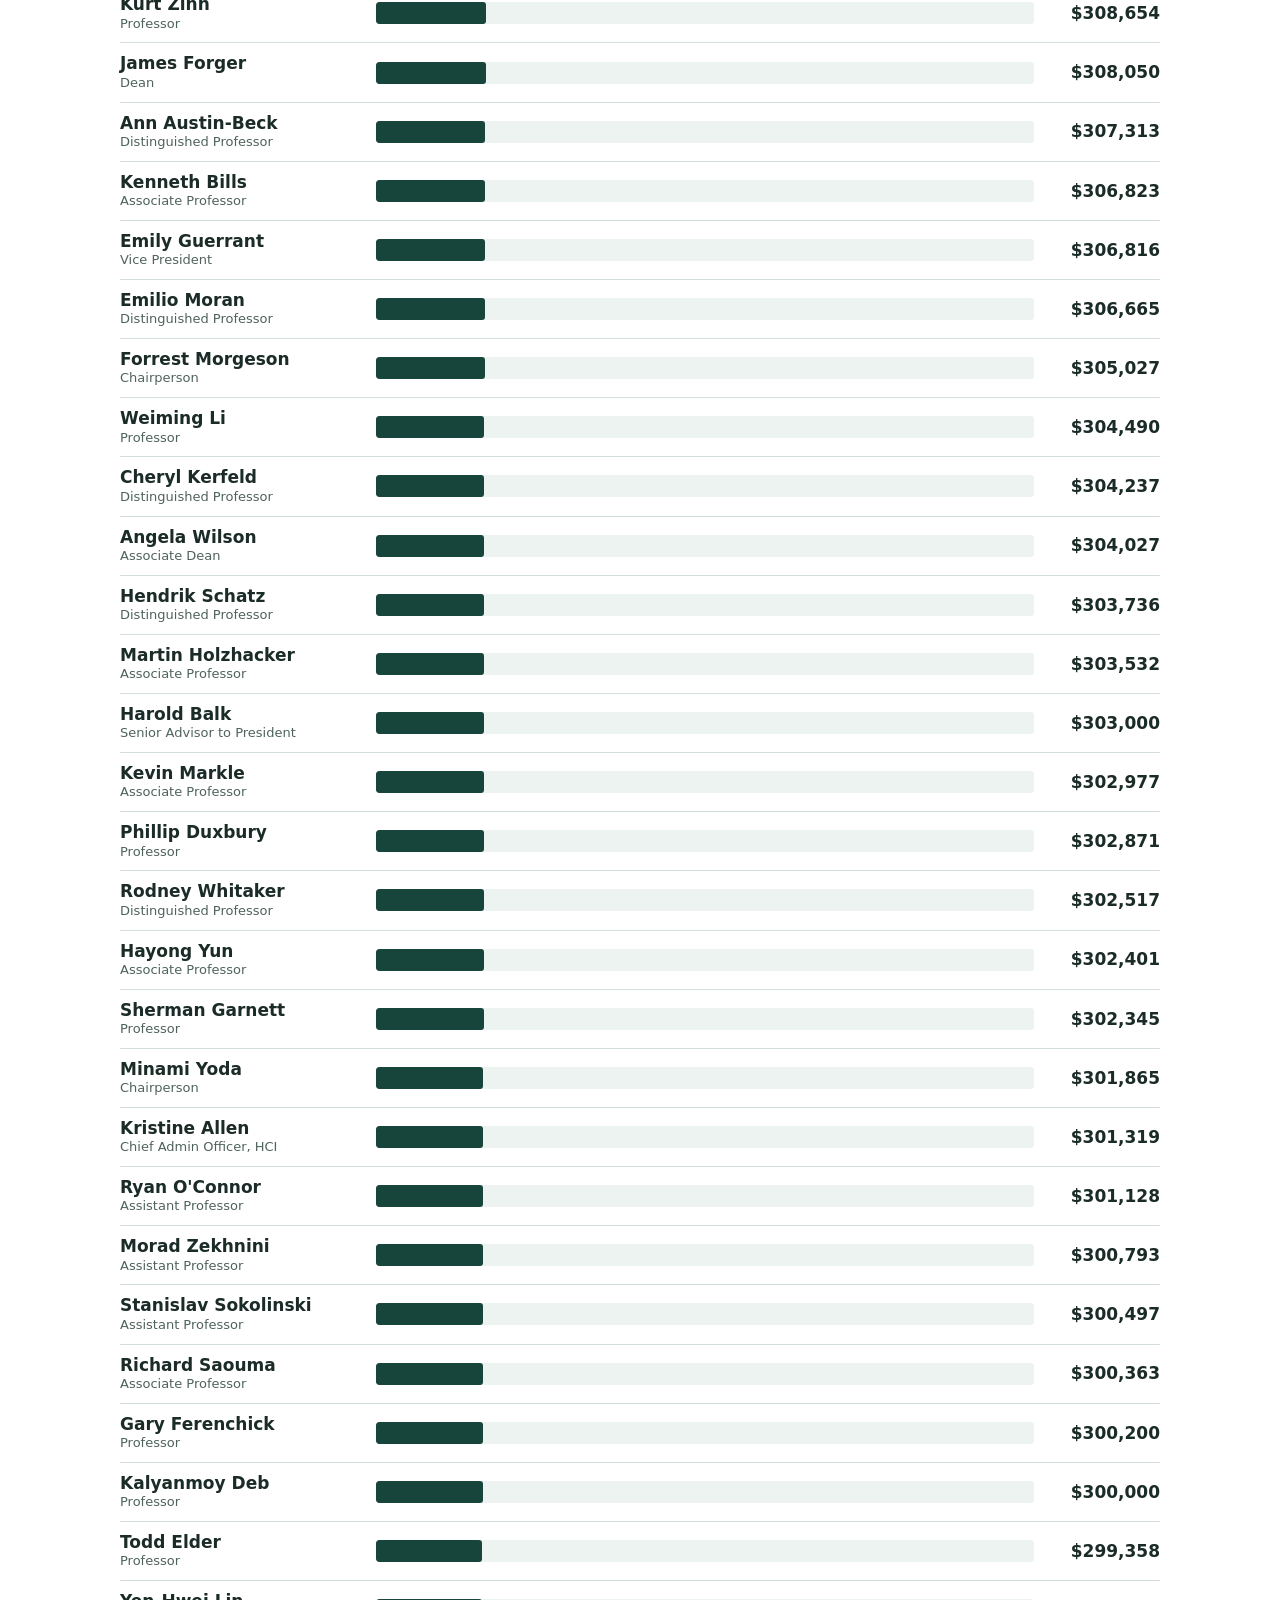
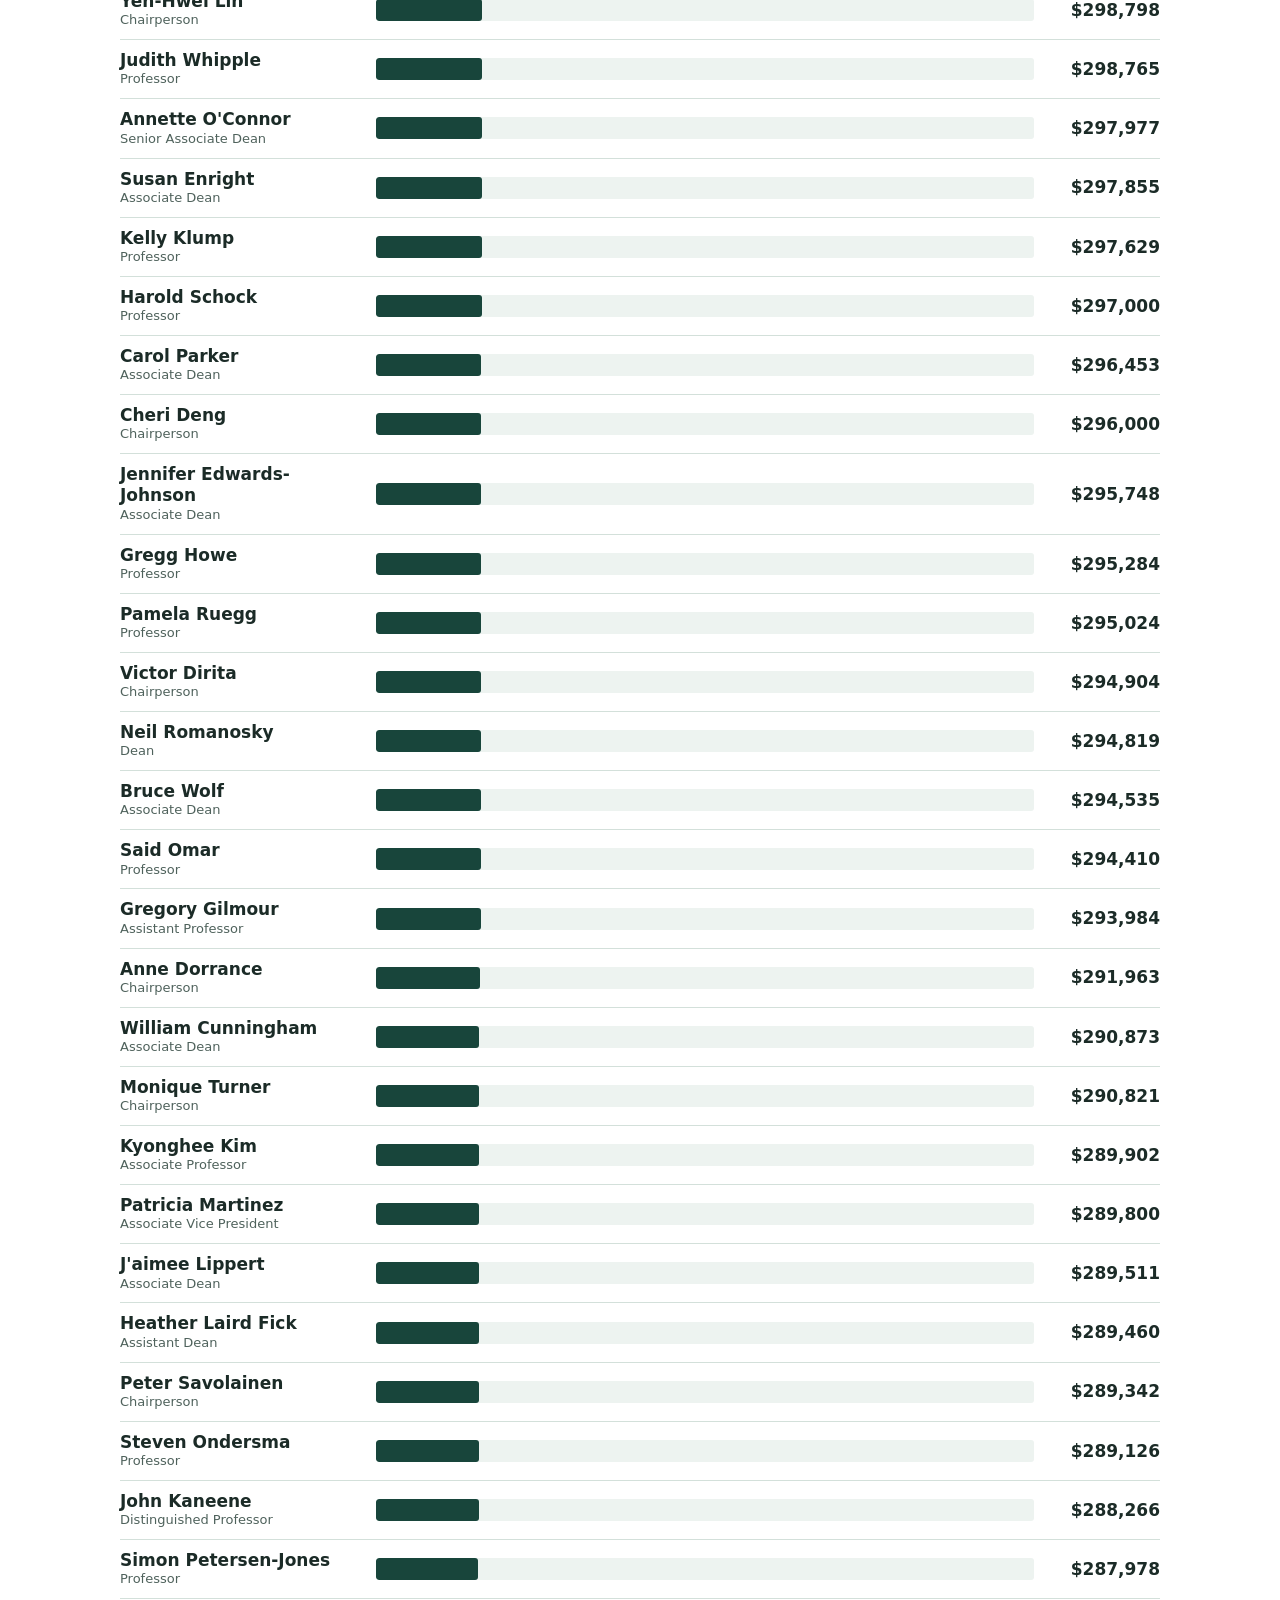
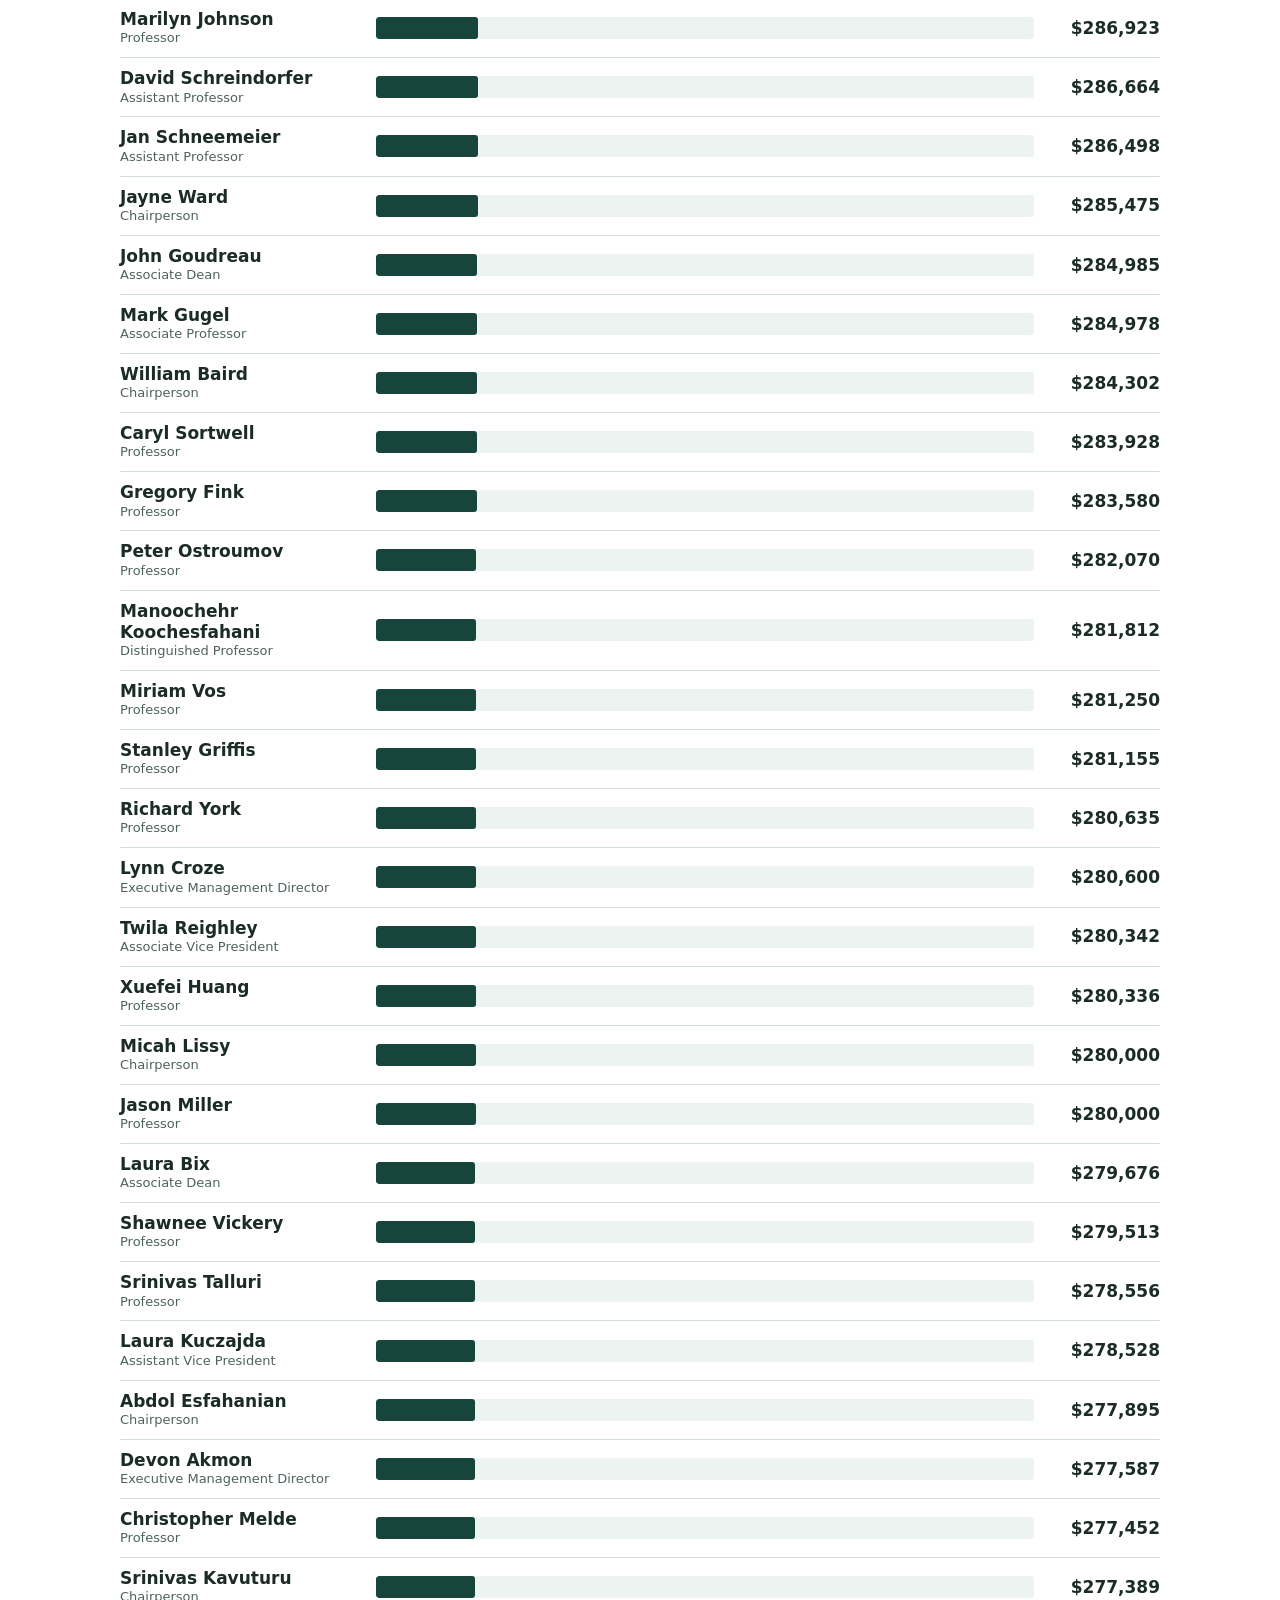
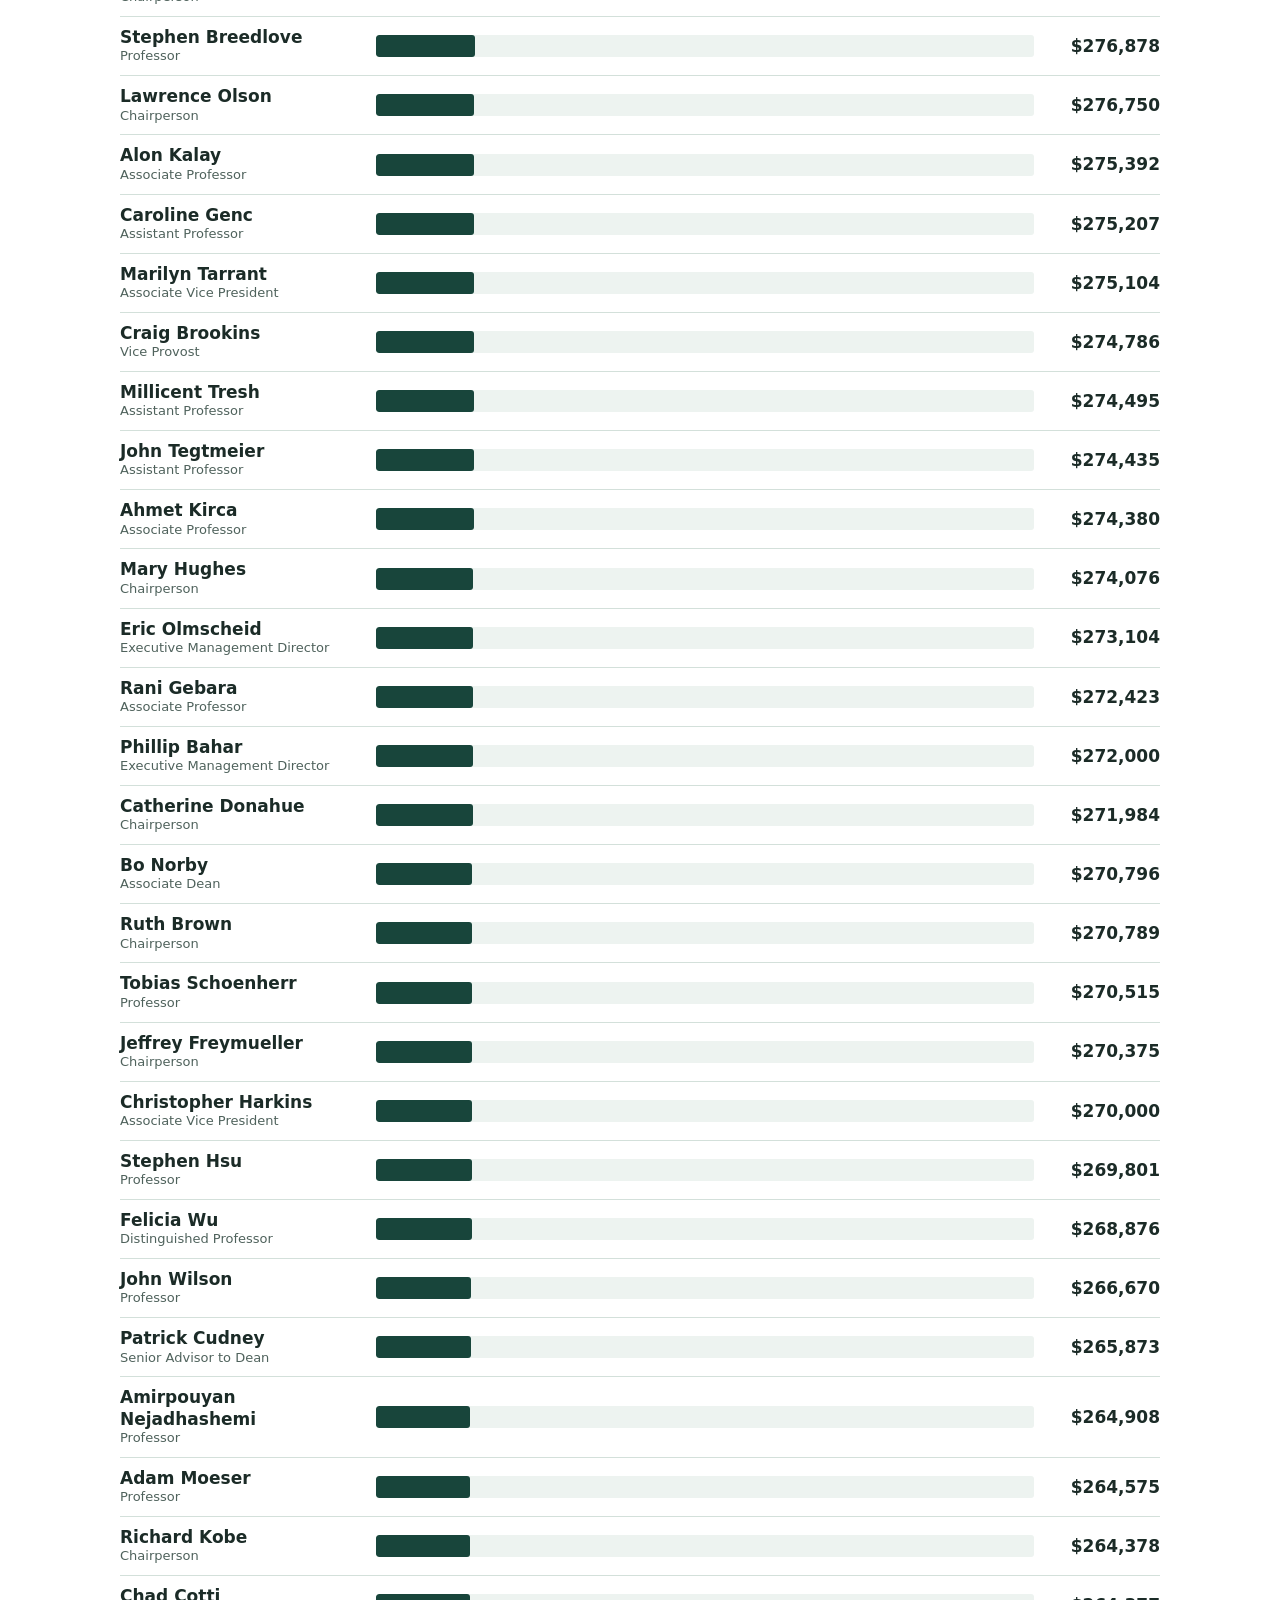
<file: salaries.html>
<!doctype html>
<html lang="en">
<head>
<meta charset="utf-8">
<meta name="viewport" content="width=device-width, initial-scale=1">
<title>Salary List: MSU Raises</title>
<meta name="description" content="Search every MSU executive, dean, chair and faculty member paid $200,000 or more in 2025, from public records.">
<meta property="og:type" content="website">
<meta property="og:title" content="Salary List: MSU Raises">
<meta property="og:description" content="Search every MSU executive, dean, chair and faculty member paid $200,000 or more in 2025, from public records.">
<meta name="twitter:card" content="summary_large_image">
<meta name="twitter:title" content="Salary List: MSU Raises">
<meta name="twitter:description" content="Search every MSU executive, dean, chair and faculty member paid $200,000 or more in 2025, from public records.">
<meta property="og:site_name" content="1.9% vs 3.5%">
<meta property="og:image" content="https://unfml.work/assets/og-image.png">
<meta property="og:image:width" content="1200">
<meta property="og:image:height" content="630">
<meta property="og:image:alt" content="1.9% vs 3.5%: twice the people, about half the raise money">
<meta name="twitter:image" content="https://unfml.work/assets/og-image.png">
<link rel="icon" type="image/svg+xml" href="assets/favicon.svg">
<link rel="icon" type="image/png" sizes="32x32" href="assets/favicon-32.png">
<link rel="apple-touch-icon" href="assets/apple-touch-icon.png">
<link rel="stylesheet" href="assets/style.css">
</head>
<body>

<div class="banner"><div class="wrap">
  <strong>Independent project.</strong>
  <span>Not an official publication of Michigan State University.</span>
</div></div>

<nav class="nav" aria-label="Site"><div class="wrap">
    <a class="brand" href="index.html" aria-label="UNFML, home"><img src="assets/unfml-logo.svg" alt="UNFML" width="162" height="28"></a>
    <a class="l" href="index.html">Home</a>
    <a class="l" href="numbers.html">The numbers</a>
    <a class="l" href="salaries.html" aria-current="page">Salary list</a>
    <a class="l" href="voices.html">Speak up</a>
    <a class="l" href="method.html">How it was compiled</a>
  </div></nav>

<header class="pagehead"><div class="wrap">
  <h1>The salary list</h1>
  <p>Every executive, dean, chair and faculty member paid $200,000 or more in 2025, from public records.</p>
</div></header>
<section id="ladder" aria-labelledby="ladderH">
  <div class="wrap">
    <h2 id="ladderH">Every salary of $200,000 or more</h2>
    <p class="lede">Bars are drawn to the same scale. The Athletic Director's pay sets the length of the longest bar.</p>
    <div class="tools">
      <div class="search">
        <label for="q">Search by name or title</label>
        <input id="q" type="search" placeholder="Dean, Vice Provost, a name…" autocomplete="off">
      </div>
    </div>
    <div class="chips" role="group" aria-label="Filter by group" id="chips"></div>
    <div class="count" id="count" aria-live="polite"></div>
    <ol class="ladder" id="list"></ol>
    <p class="empty" id="empty" hidden>No one on the list matches that search.</p>
  </div>
</section>

<footer>
  <div class="wrap">
    <div class="share" role="group" aria-label="Share this page"><span class="lbl">Share</span><a class="shx" href="https://x.com/intent/post" target="_blank" rel="noopener noreferrer">Share on X</a><a class="shfb" href="https://www.facebook.com/sharer/sharer.php" target="_blank" rel="noopener noreferrer">Share on Facebook</a></div>
    <p>Independent project. Not affiliated with, endorsed by, or published by Michigan State University or its Board of Trustees.</p>
    <p>Green and white are used as a nod to school colors only. Salary data comes from public records.</p>
  </div>
</footer>

<script src="assets/data.js"></script>
<script src="assets/share.js"></script>
<script src="assets/salaries.js"></script>
</body>
</html>
</file>
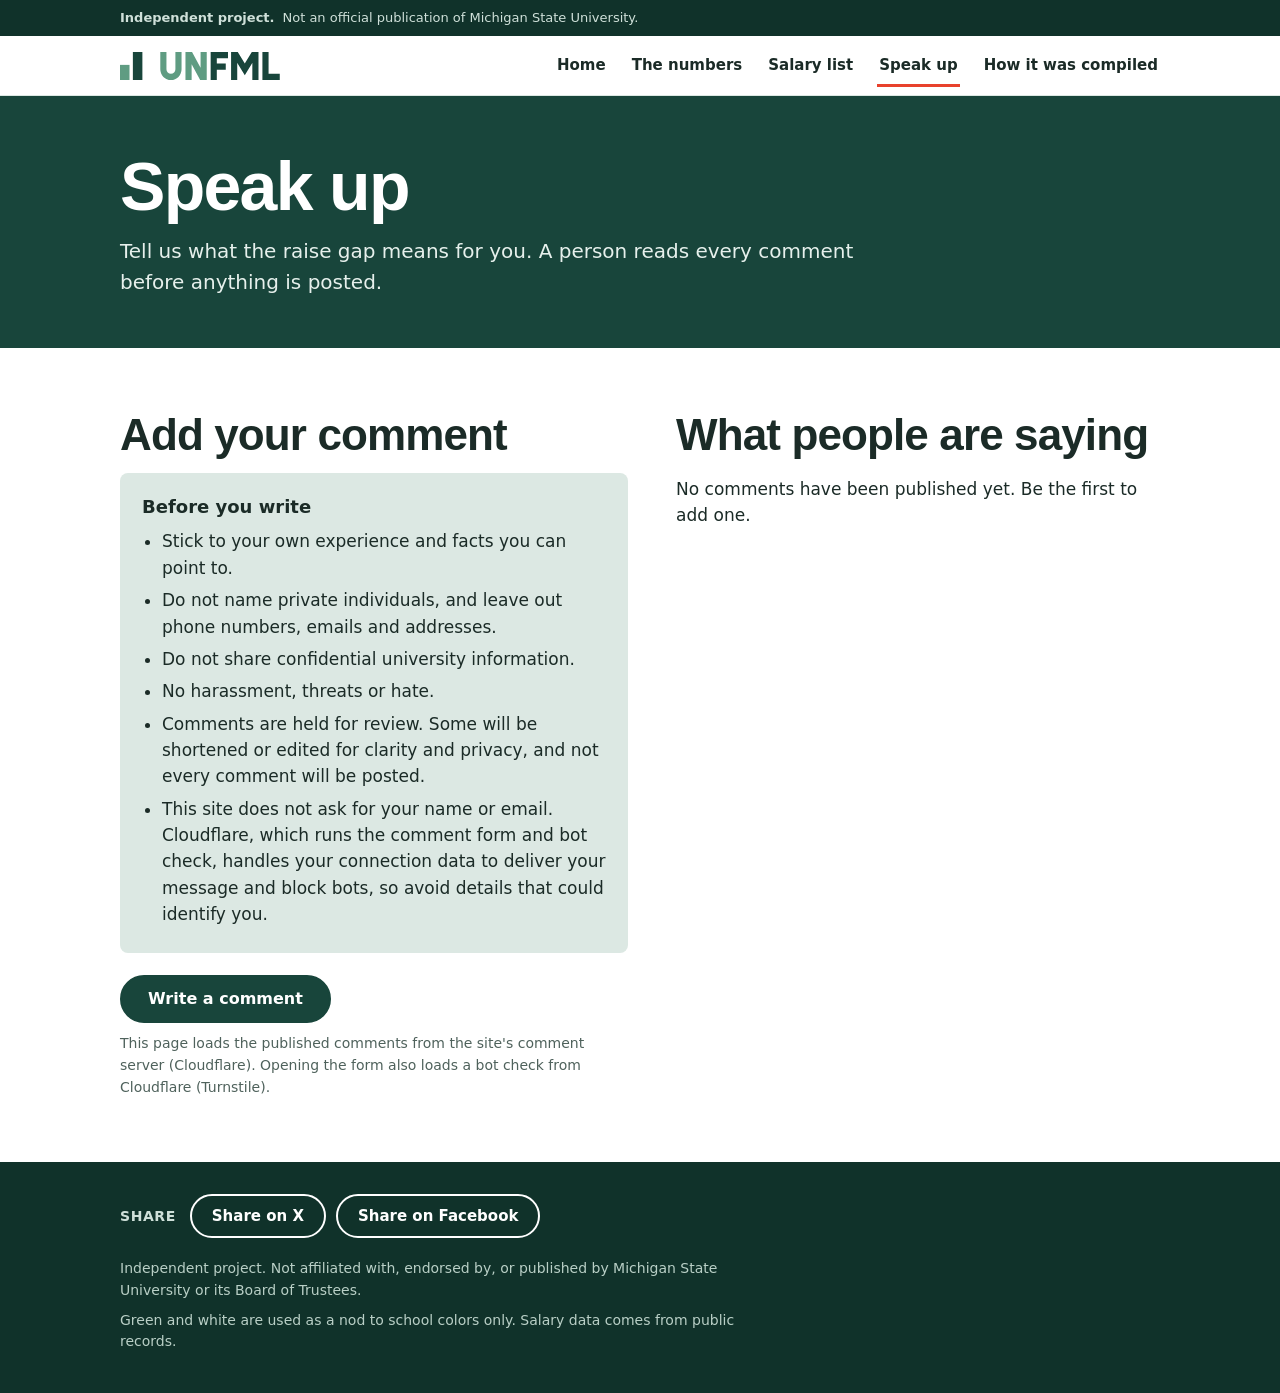
<file: voices.html>
<!doctype html>
<html lang="en">
<head>
<meta charset="utf-8">
<meta name="viewport" content="width=device-width, initial-scale=1">
<title>Speak Up: MSU Raises</title>
<meta name="description" content="Add your comment about the MSU raise gap. Every comment is reviewed by a person before it is posted.">
<meta property="og:type" content="website">
<meta property="og:title" content="Speak Up: MSU Raises">
<meta property="og:description" content="Add your comment about the MSU raise gap. Every comment is reviewed by a person before it is posted.">
<meta name="twitter:card" content="summary_large_image">
<meta name="twitter:title" content="Speak Up: MSU Raises">
<meta name="twitter:description" content="Add your comment about the MSU raise gap. Every comment is reviewed by a person before it is posted.">
<meta property="og:site_name" content="1.9% vs 3.5%">
<meta property="og:image" content="https://unfml.work/assets/og-image.png">
<meta property="og:image:width" content="1200">
<meta property="og:image:height" content="630">
<meta property="og:image:alt" content="1.9% vs 3.5%: twice the people, about half the raise money">
<meta name="twitter:image" content="https://unfml.work/assets/og-image.png">
<link rel="icon" type="image/svg+xml" href="assets/favicon.svg">
<link rel="icon" type="image/png" sizes="32x32" href="assets/favicon-32.png">
<link rel="apple-touch-icon" href="assets/apple-touch-icon.png">
<link rel="stylesheet" href="assets/style.css">
</head>
<body>

<div class="banner"><div class="wrap">
  <strong>Independent project.</strong>
  <span>Not an official publication of Michigan State University.</span>
</div></div>

<nav class="nav" aria-label="Site"><div class="wrap">
    <a class="brand" href="index.html" aria-label="UNFML, home"><img src="assets/unfml-logo.svg" alt="UNFML" width="162" height="28"></a>
    <a class="l" href="index.html">Home</a>
    <a class="l" href="numbers.html">The numbers</a>
    <a class="l" href="salaries.html">Salary list</a>
    <a class="l" href="voices.html" aria-current="page">Speak up</a>
    <a class="l" href="method.html">How it was compiled</a>
  </div></nav>

<header class="pagehead"><div class="wrap">
  <h1>Speak up</h1>
  <p>Tell us what the raise gap means for you. A person reads every comment before anything is posted.</p>
</div></header>

<section aria-labelledby="addH">
  <div class="wrap">
    <div class="cols">
      <div>
        <h2 id="addH">Add your comment</h2>
        <div class="guide">
          <h3>Before you write</h3>
          <ul>
            <li>Stick to your own experience and facts you can point to.</li>
            <li>Do not name private individuals, and leave out phone numbers, emails and addresses.</li>
            <li>Do not share confidential university information.</li>
            <li>No harassment, threats or hate.</li>
            <li>Comments are held for review. Some will be shortened or edited for clarity and privacy, and not every comment will be posted.</li>
            <li>This site does not ask for your name or email. Cloudflare, which runs the comment form and bot check, handles your connection data to deliver your message and block bots, so avoid details that could identify you.</li>
          </ul>
        </div>
        <button class="btn" id="openForm" type="button" aria-expanded="false" aria-controls="formWrap">Write a comment</button>
        <p class="hint2">This page loads the published comments from the site's comment server (Cloudflare). Opening the form also loads a bot check from Cloudflare (Turnstile).</p>
        <div id="formWrap" hidden>
          <form class="cform" id="cform" novalidate data-api="https://unfml-comments.winstonsmith1855.workers.dev" data-sitekey="0x4AAAAAAGKwj37-VLTYz3Dn">
            <div class="hp" aria-hidden="true" style="position:absolute;left:-9999px;top:auto;width:1px;height:1px;overflow:hidden"><label>Leave this empty <input type="text" name="website" tabindex="-1" autocomplete="off"></label></div>
            <div class="field">
              <label for="msg">Your comment</label>
              <textarea id="msg" name="message" maxlength="1000" required aria-describedby="msgcount"></textarea>
              <div class="count" id="msgcount">0 of 1000 characters. At least 20 are needed.</div>
            </div>
            <div class="field">
              <label for="role">How would you describe yourself? (optional)</label>
              <select id="role" name="role">
                <option value="">Prefer not to say</option>
                <option>Support staff</option>
                <option>Faculty or academic staff</option>
                <option>Executive or administrator</option>
                <option>Student</option>
                <option>Alum or community member</option>
                <option>Other</option>
              </select>
            </div>
            <div class="captcha"><div class="cf-turnstile" id="ts"></div></div>
            <button class="btn" id="sendBtn" type="submit">Send for review</button>
            <p class="cstatus" id="cstatus" role="status" aria-live="polite"></p>
          </form>
        </div>
      </div>
      <div>
        <h2 id="listH">What people are saying</h2>
        <div id="clist" aria-labelledby="listH"></div>
      </div>
    </div>
  </div>
</section>

<footer>
  <div class="wrap">
    <div class="share" role="group" aria-label="Share this page"><span class="lbl">Share</span><a class="shx" href="https://x.com/intent/post" target="_blank" rel="noopener noreferrer">Share on X</a><a class="shfb" href="https://www.facebook.com/sharer/sharer.php" target="_blank" rel="noopener noreferrer">Share on Facebook</a></div>
    <p>Independent project. Not affiliated with, endorsed by, or published by Michigan State University or its Board of Trustees.</p>
    <p>Green and white are used as a nod to school colors only. Salary data comes from public records.</p>
  </div>
</footer>

<script src="assets/share.js"></script>
<script src="assets/comments.js"></script>
<script src="assets/voices.js"></script>
</body>
</html>
</file>
<file: assets/style.css>
:root{
  --green:#18453B;
  --green-deep:#10322A;
  --mint:#DCE8E3;
  --paper:#FFFFFF;
  --text:#1B2B27;
  --muted:#4F625C;
  --signal:#E8412C;
  --maxw:1080px;
}
*{box-sizing:border-box}
html{scroll-behavior:smooth}
body{margin:0;font-family:system-ui,-apple-system,"Segoe UI",Roboto,"Helvetica Neue",Arial,sans-serif;color:var(--text);background:var(--paper);line-height:1.55;font-size:17px}
:focus-visible{outline:3px solid var(--signal);outline-offset:3px}
.wrap{max-width:var(--maxw);margin:0 auto;padding:0 20px}

.banner{background:var(--green-deep);color:#cfe0d9;font-size:13px;padding:8px 0}
.banner .wrap{display:flex;gap:8px;flex-wrap:wrap}

.hero{background:var(--green);color:#fff;padding:72px 0 80px}
.hero{--hot:#B9C0BD}
.hero h1.stmt{font-size:clamp(44px,9.4vw,118px);line-height:.92;margin:0 0 34px}
.stmt .l1{display:block;color:#cfe0d9}
.stmt .l1 s{text-decoration:none;position:relative;color:#fff}
.stmt .l1 s:after{content:"";position:absolute;left:-2%;right:-2%;top:52%;height:.09em;background:var(--hot);transform:rotate(-2deg)}
.stmt .l2{display:block;color:#fff}
.stmt .l2 b{color:var(--hot);font-weight:900}
.scale .example{display:grid;grid-template-columns:1fr 1fr;gap:16px;margin:26px 0 30px}
.scale .ex{border:1px solid rgba(255,255,255,.28);border-radius:6px;padding:16px 18px;display:flex;flex-direction:column;gap:6px;background:rgba(255,255,255,.04)}
.scale .ex.hot{border-color:#FF6A4D;background:rgba(255,106,77,.10)}
.scale .ex .who{font-size:14px;color:#cfe0d9;font-weight:600}
.scale .ex .math{font-size:clamp(16px,2vw,20px);color:#fff}
.scale .ex .math b{font-weight:900}
.scale .ex .new{font-size:14px;color:#b7cdc4}
@media(max-width:700px){.scale .example{grid-template-columns:1fr}}
.race{margin:0 0 34px;max-width:1040px}
.race .rc-row{display:flex;align-items:center;gap:14px;margin-bottom:10px}
.race .rc-who{flex:0 0 clamp(92px,16vw,170px);font:600 clamp(13px,1.5vw,17px)/1.15 system-ui,-apple-system,"Segoe UI",Roboto,Arial,sans-serif;color:#e6f0ec}
.race .rc-track{flex:1}
.race .rc-bar{height:clamp(40px,6vw,64px);display:flex;align-items:center;justify-content:flex-end;padding-right:14px;font:900 clamp(20px,3.2vw,34px)/1 "Helvetica Neue","Arial Black",Arial,sans-serif;letter-spacing:-.02em;border-radius:3px;transform-origin:left;animation:grow 1.1s cubic-bezier(.2,.8,.2,1) both}
.race .rc-a .rc-bar{width:54.29%;background:#fff;color:var(--green)}
.race .rc-b .rc-bar{width:100%;background:var(--hot);color:#12332b;animation-delay:.25s}
.race .note{font-size:13px;color:#a9c4ba;margin:6px 0 0 calc(clamp(92px,16vw,170px) + 14px)}
@keyframes grow{from{transform:scaleX(0)}to{transform:scaleX(1)}}
@media(prefers-reduced-motion:reduce){.race .rc-bar{animation:none}}
.hero h1{font-family:"Helvetica Neue","Arial Black",Arial,system-ui,sans-serif;font-weight:900;font-size:clamp(40px,8.2vw,96px);line-height:.98;letter-spacing:-.025em;margin:0 0 28px;max-width:none}
.hero p{font-size:clamp(18px,2.2vw,22px);max-width:48ch;margin:0 0 14px;color:#e6f0ec}
.hero .cost{color:#fff;box-shadow:inset 0 -.32em 0 var(--signal)}
.hero .scenario{font-size:14px;color:#a9c4ba;max-width:64ch;margin-top:28px}

section{padding:64px 0}
h2{font-family:"Helvetica Neue","Arial Black",Arial,system-ui,sans-serif;font-weight:800;font-size:clamp(28px,4.4vw,44px);line-height:1.05;letter-spacing:-.02em;margin:0 0 14px;max-width:22ch}
.lede{color:var(--muted);max-width:62ch;margin:0 0 32px}

/* groups */
.groups{display:grid;grid-template-columns:repeat(4,1fr);gap:20px}
.group{border-top:4px solid var(--green);padding-top:14px}
.group b{font-family:"Helvetica Neue","Arial Black",Arial,system-ui,sans-serif;font-weight:800;font-size:clamp(28px,4vw,40px);display:block;line-height:1.05}
.group .n{font-weight:600;margin:4px 0 2px}
.group span{font-size:15px;color:var(--muted);display:block}

/* scale comparison */
.scale{background:var(--green);color:#fff}
.scale h2{max-width:24ch}
.scale .lede{color:#cfe0d9}
.cmp{display:grid;gap:22px;margin:28px 0}
.cmp-row .head{display:flex;justify-content:space-between;gap:12px;flex-wrap:wrap;margin-bottom:8px}
.cmp-row .head b{font-weight:600;font-size:18px}
.cmp-row .head span{color:#cfe0d9;font-size:15px}
.cmp-track{background:rgba(255,255,255,.14);border-radius:4px;height:46px;overflow:hidden}
.cmp-bar{height:100%;display:flex;align-items:center;padding:0 14px;font-family:"Helvetica Neue","Arial Black",Arial,system-ui,sans-serif;font-weight:800;font-size:20px;white-space:nowrap;border-radius:4px;transition:width .9s cubic-bezier(.2,.7,.2,1)}
.cmp-bar.s{background:#fff;color:var(--green-deep)}
.cmp-bar.x{background:var(--signal);color:#fff}
.verdict{display:grid;grid-template-columns:repeat(3,1fr);gap:20px;margin-top:8px}
.verdict .v{border-top:3px solid #fff;padding-top:12px}
.verdict .v b{font-family:"Helvetica Neue","Arial Black",Arial,system-ui,sans-serif;font-weight:800;font-size:clamp(28px,4.4vw,44px);display:block;line-height:1.05}
.verdict .v span{font-size:15px;color:#cfe0d9}
.scale-inputs{display:grid;grid-template-columns:1fr 1fr;gap:20px;margin-top:36px;max-width:640px}
.scale-inputs label{color:#fff}
.scale-inputs .hint{color:#a9c4ba}
.scale .inputrow{border-color:#fff}

/* calculator */
.calc{background:var(--mint)}
.calc-grid{display:grid;grid-template-columns:1fr 1fr;gap:32px;align-items:start}
.fields{display:grid;gap:18px}
label{display:block;font-weight:600;font-size:15px;margin-bottom:6px}
.inputrow{display:flex;align-items:center;background:#fff;border:2px solid var(--green);border-radius:6px;padding:0 12px}
.inputrow span{color:var(--muted);font-weight:600}
input[type=number]{font:inherit;font-size:22px;font-weight:600;border:0;outline:0;padding:10px 6px;width:100%;background:transparent;color:var(--text)}
.inputrow:focus-within{outline:3px solid var(--signal);outline-offset:2px}
.hint{font-size:13px;color:var(--muted);margin-top:6px}
.results{display:grid;gap:14px}
.result{background:var(--green);color:#fff;border-radius:6px;padding:18px 20px}
.result b{font-family:"Helvetica Neue","Arial Black",Arial,system-ui,sans-serif;font-weight:800;font-size:clamp(28px,5vw,40px);display:block;line-height:1.05;letter-spacing:-.01em}
.result span{font-size:15px;color:#d5e5de}
.result.alt{background:#fff;color:var(--text);border:2px solid var(--green)}
.result.alt span{color:var(--muted)}

/* ladder */
.tools{display:flex;gap:16px;align-items:end;flex-wrap:wrap;margin-bottom:12px}
.tools .search{flex:1;min-width:220px}
.tools input[type=search]{font:inherit;width:100%;padding:11px 12px;border:2px solid var(--green);border-radius:6px}
.chips{display:flex;gap:8px;flex-wrap:wrap;margin-bottom:16px}
.chip{font:inherit;font-weight:600;font-size:15px;border:2px solid var(--green);background:#fff;color:var(--green);border-radius:999px;padding:7px 16px;cursor:pointer}
.chip[aria-pressed="true"]{background:var(--green);color:#fff}
.count{font-size:14px;color:var(--muted);margin-bottom:12px}
.ladder{list-style:none;margin:0;padding:0}
.row{display:grid;grid-template-columns:minmax(150px,240px) 1fr 110px;gap:16px;align-items:center;padding:10px 0;border-top:1px solid #d3e0da}
.row:last-child{border-bottom:1px solid #d3e0da}
.who b{display:block;font-weight:600;line-height:1.25}
.who small{color:var(--muted);font-size:13px;line-height:1.3;display:block}
.track{background:#edf3f0;height:22px;border-radius:3px;overflow:hidden}
.bar{height:100%;background:var(--green);width:0;border-radius:3px;transition:width .9s cubic-bezier(.2,.7,.2,1)}
.row.top .bar{background:var(--signal)}
.amt{text-align:right;font-weight:600;font-variant-numeric:tabular-nums}
.empty{padding:24px 0;color:var(--muted)}

.method{background:var(--mint)}
.method ul{padding-left:20px;max-width:70ch}
.method li{margin-bottom:10px}
.share{display:flex;flex-wrap:wrap;align-items:center;gap:10px;margin:26px 0 0}
.share .lbl{font-size:14px;font-weight:700;letter-spacing:.04em;text-transform:uppercase;color:#cfe0d9;margin-right:4px}
.share a{display:inline-flex;align-items:center;min-height:44px;padding:0 20px;border-radius:999px;border:2px solid #fff;background:#fff;color:var(--green-deep);font:700 15px/1 system-ui,-apple-system,"Segoe UI",Roboto,Arial,sans-serif;text-decoration:none}
.share a:hover,.share a:focus-visible{background:transparent;color:#fff;outline:2px solid #fff;outline-offset:2px}
footer .share{margin:0 0 20px}
footer .share a{background:transparent;color:#fff}
footer .share a:hover,footer .share a:focus-visible{background:#fff;color:var(--green-deep)}
footer{background:var(--green-deep);color:#b9cfc6;font-size:14px;padding:32px 0}
footer p{max-width:70ch;margin:0 0 8px}

@media(max-width:760px){
  .calc-grid{grid-template-columns:1fr}
  .groups{grid-template-columns:1fr}
  .verdict,.scale-inputs{grid-template-columns:1fr}
  .cmp-bar{font-size:16px}
  .row{grid-template-columns:1fr auto;grid-template-areas:"who amt" "track track";gap:8px 12px}
  .who{grid-area:who}.amt{grid-area:amt}.track{grid-area:track}
  .hero{padding:48px 0 56px}
  section{padding:48px 0}
}
@media(prefers-reduced-motion:reduce){html{scroll-behavior:auto}.bar{transition:none}}

/* ---- site navigation ---- */
.nav{background:#fff;border-bottom:1px solid var(--mint);position:sticky;top:0;z-index:20}
.nav .wrap{display:flex;align-items:center;flex-wrap:wrap;gap:2px 22px;padding-top:8px;padding-bottom:8px}
.nav .brand{font-family:"Helvetica Neue","Arial Black",Arial,system-ui,sans-serif;font-weight:900;letter-spacing:-.01em;color:var(--green);text-decoration:none;font-size:19px;margin-right:auto;padding:6px 0}
.nav a.l{color:var(--text);text-decoration:none;font-weight:600;font-size:15px;padding:10px 2px 7px;border-bottom:3px solid transparent}
.nav a.l:hover{border-bottom-color:var(--green)}
.nav a.l[aria-current="page"]{border-bottom-color:var(--signal)}
@media(max-width:700px){.nav .brand{flex:0 0 100%}.nav .wrap{gap:0 16px}.nav a.l{font-size:14px}}

/* ---- inner page header ---- */
.pagehead{background:var(--green);color:#fff;padding:56px 0 50px}
.pagehead h1{font-family:"Helvetica Neue","Arial Black",Arial,system-ui,sans-serif;font-weight:900;font-size:clamp(36px,6.4vw,68px);line-height:1;letter-spacing:-.025em;margin:0 0 16px}
.pagehead p{max-width:58ch;margin:0;color:#e6f0ec;font-size:clamp(17px,2vw,20px)}

/* ---- home: explore cards ---- */
.explore .cards{display:grid;grid-template-columns:repeat(auto-fit,minmax(240px,1fr));gap:16px;margin-top:22px}
.card{display:block;border:2px solid var(--green);border-radius:8px;padding:22px 22px 20px;text-decoration:none;color:var(--text);background:#fff}
.card b{display:block;font-size:21px;line-height:1.2;color:var(--green);margin-bottom:8px}
.card span{display:block;color:var(--muted);font-size:16px}
.card em{display:block;font-style:normal;font-weight:700;color:var(--green);margin-top:14px}
.card:hover,.card:focus-visible{background:var(--mint)}

/* ---- buttons ---- */
.btn{display:inline-flex;align-items:center;justify-content:center;min-height:48px;padding:0 26px;border-radius:999px;border:2px solid var(--green);background:var(--green);color:#fff;font:700 16px/1 system-ui,-apple-system,"Segoe UI",Roboto,Arial,sans-serif;cursor:pointer}
.btn:hover{background:var(--green-deep)}
.btn[disabled]{opacity:.55;cursor:not-allowed}

/* ---- comments page ---- */
.cols{display:grid;grid-template-columns:minmax(0,1.05fr) minmax(0,1fr);gap:48px;align-items:start}
@media(max-width:860px){.cols{grid-template-columns:1fr;gap:40px}}
.guide{background:var(--mint);border-radius:8px;padding:20px 22px;margin:0 0 22px}
.guide h3{margin:0 0 8px;font-size:18px}
.guide ul{margin:0;padding-left:20px}
.guide li{margin-bottom:6px}
.cform{margin-top:22px;border:2px solid var(--green);border-radius:8px;padding:22px}
.cform label{display:block;font-weight:700;margin:0 0 6px}
.cform textarea,.cform select{width:100%;font:inherit;color:var(--text);background:#fff;border:2px solid #9db3ab;border-radius:6px;padding:12px 14px}
.cform textarea{min-height:170px;resize:vertical}
.cform textarea:focus,.cform select:focus{outline:3px solid var(--signal);outline-offset:1px}
.cform .field{margin-bottom:18px}
.cform .count{font-size:13px;color:var(--muted);margin-top:4px;text-align:right}
.cform .captcha{margin:6px 0 18px;min-height:78px}
.cstatus{margin:14px 0 0;font-weight:600}
.cstatus.err{color:#B3261E}
.cstatus.ok{color:var(--green)}
.comment{border-left:5px solid var(--green);padding:4px 0 4px 18px;margin:0 0 26px}
.comment p{margin:0 0 6px;white-space:pre-wrap}
.comment .meta{font-size:14px;color:var(--muted)}
.hint2{font-size:14px;color:var(--muted);margin:10px 0 0}

/* ---- links inside notes ---- */
.scenario a,.lede a{color:inherit;text-decoration:underline;font-weight:600}
.hero .scenario a{color:#fff}

/* ---- method page ---- */
.method h2{margin-top:0}
.method a{color:var(--green);font-weight:600}

.nav .brand{display:flex;align-items:center;gap:10px}.nav .brand img{display:block;height:28px;width:auto}.nav .brand span{font-weight:900;font-size:19px;color:var(--green);letter-spacing:.02em}@media(max-width:700px){.nav .brand img{height:24px}}
</file>
